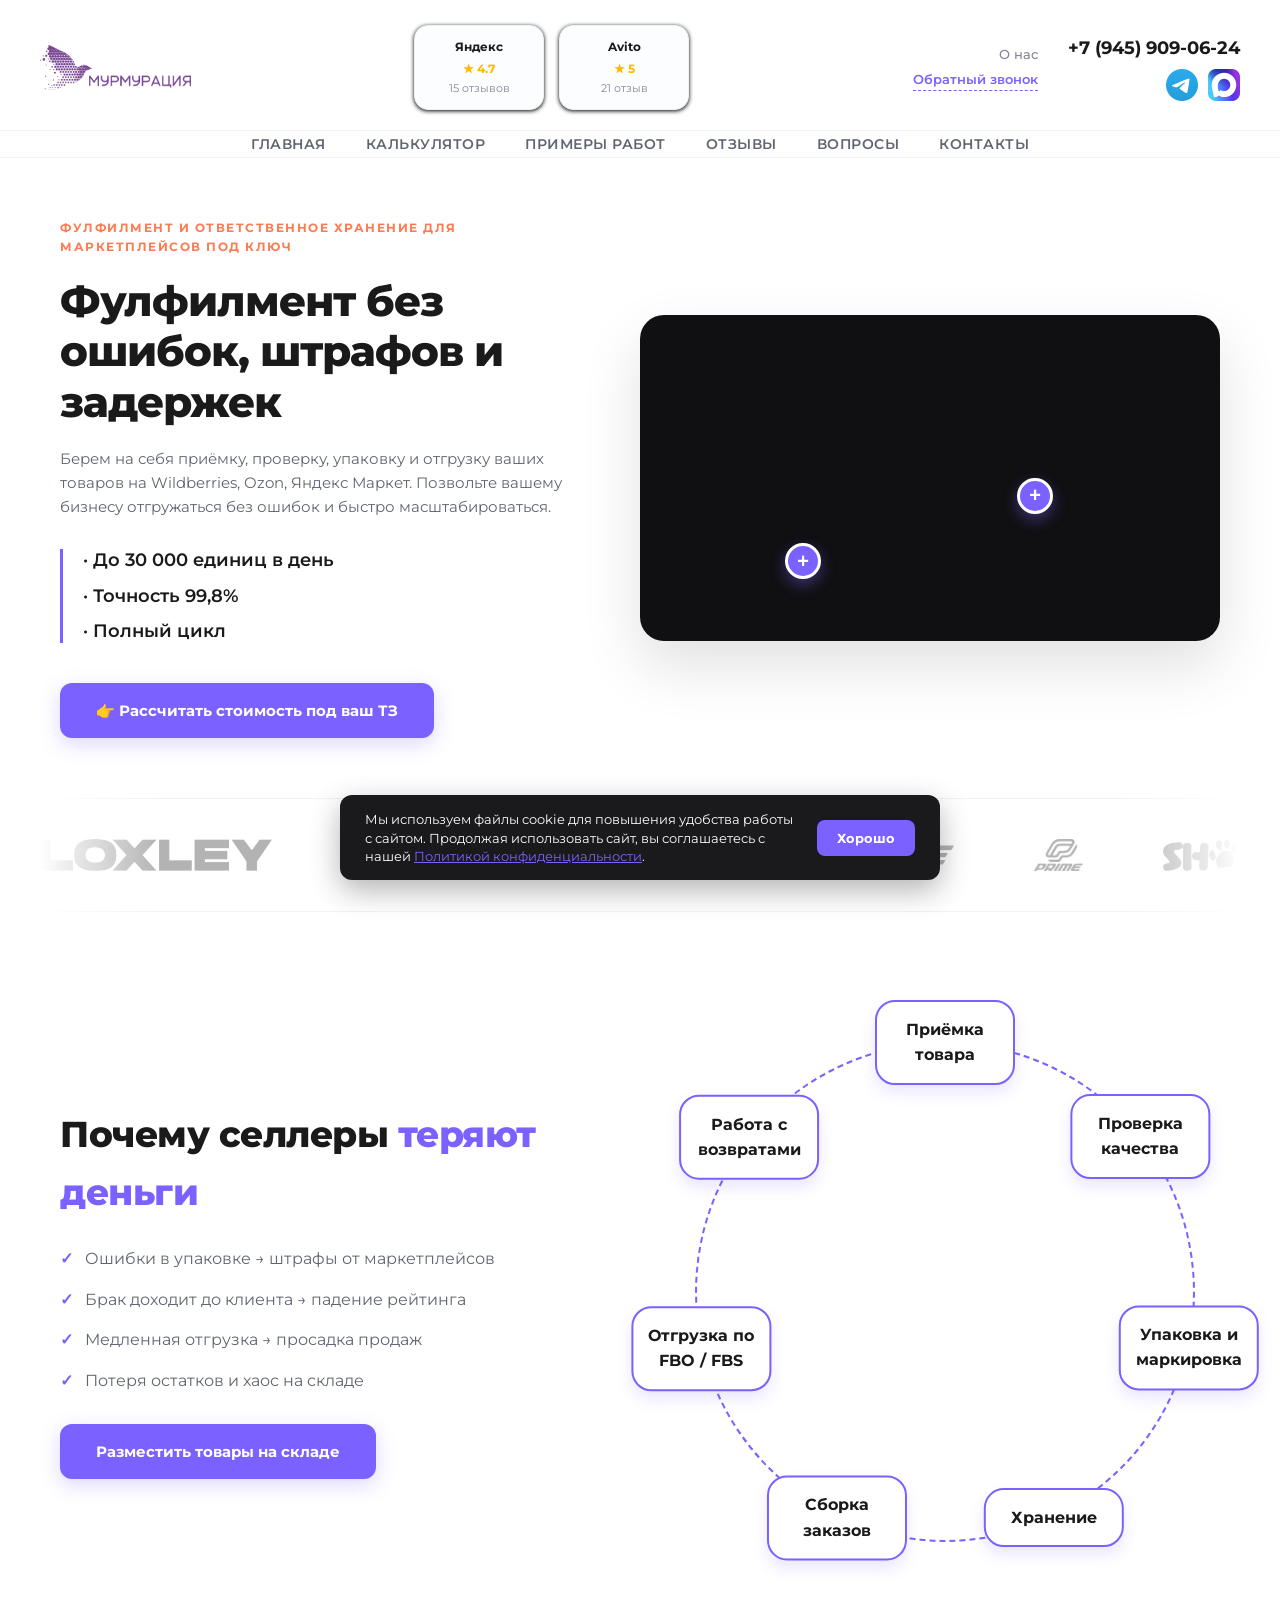
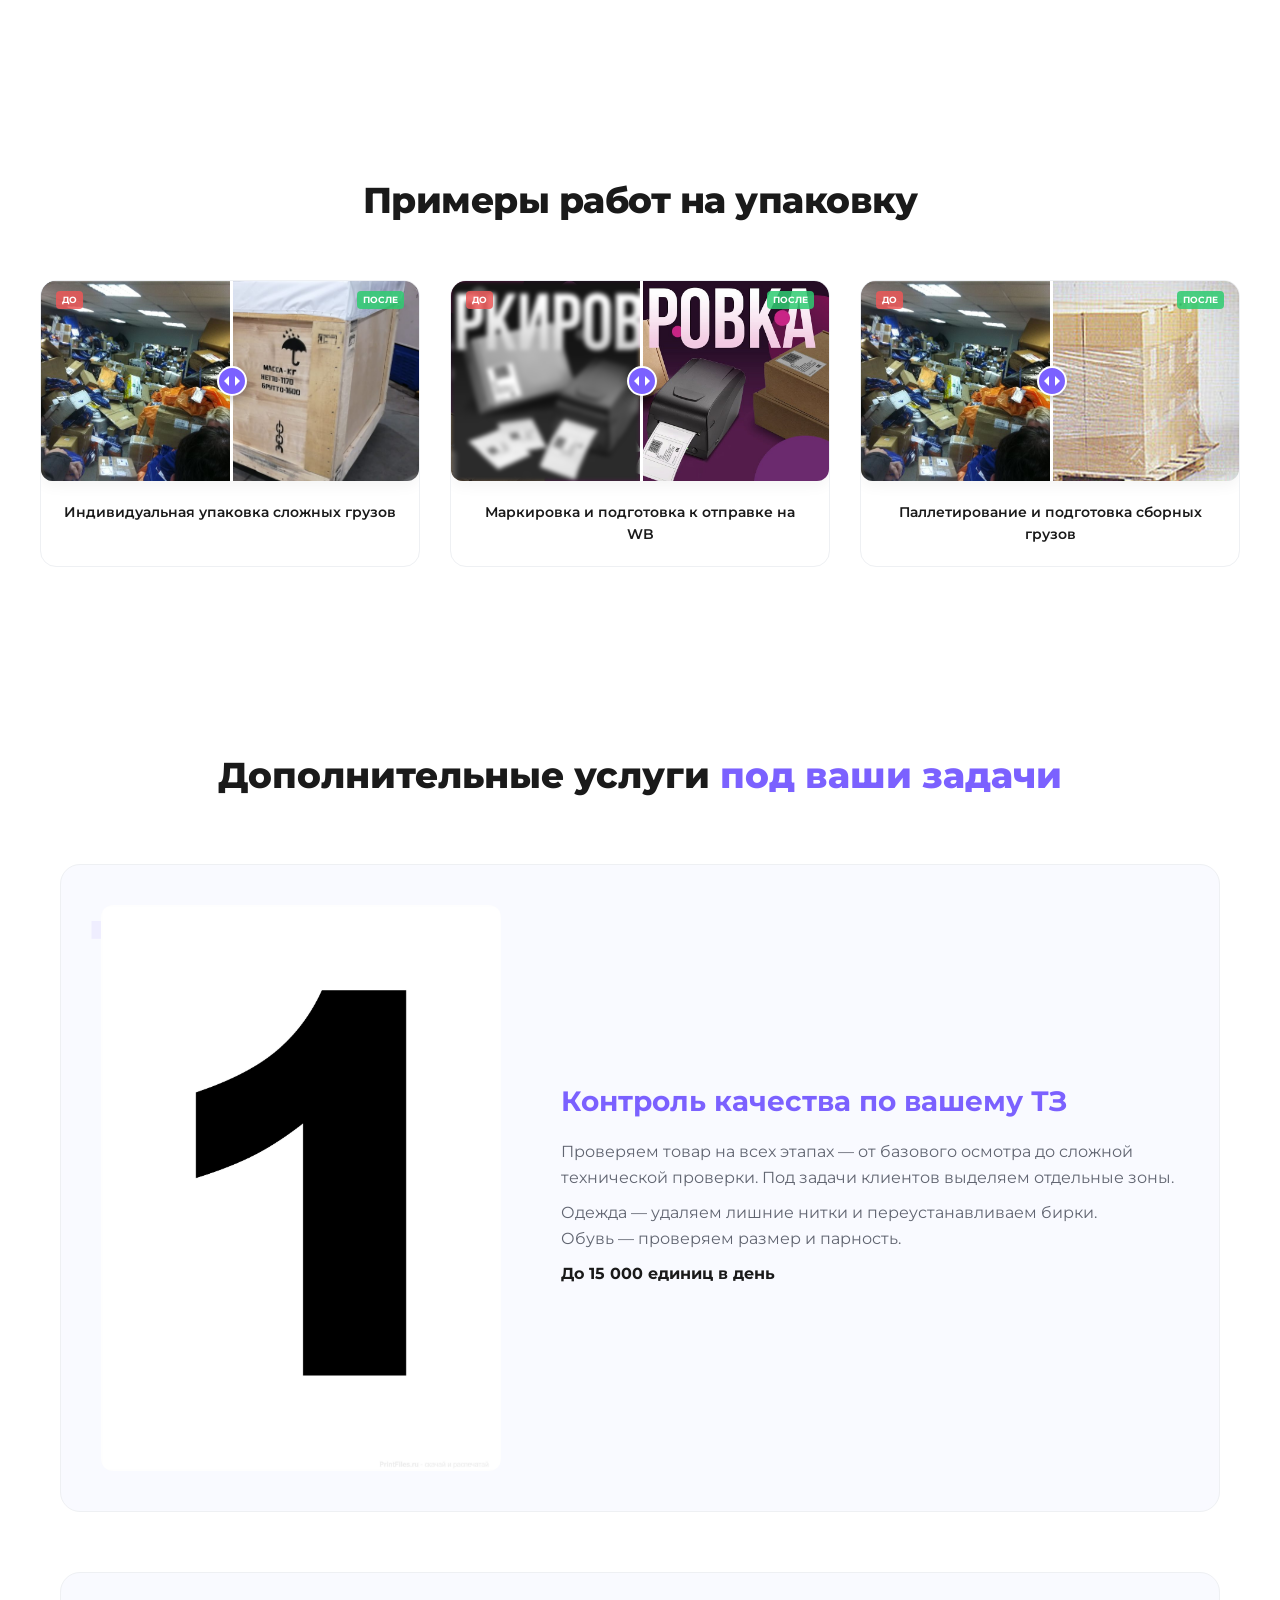
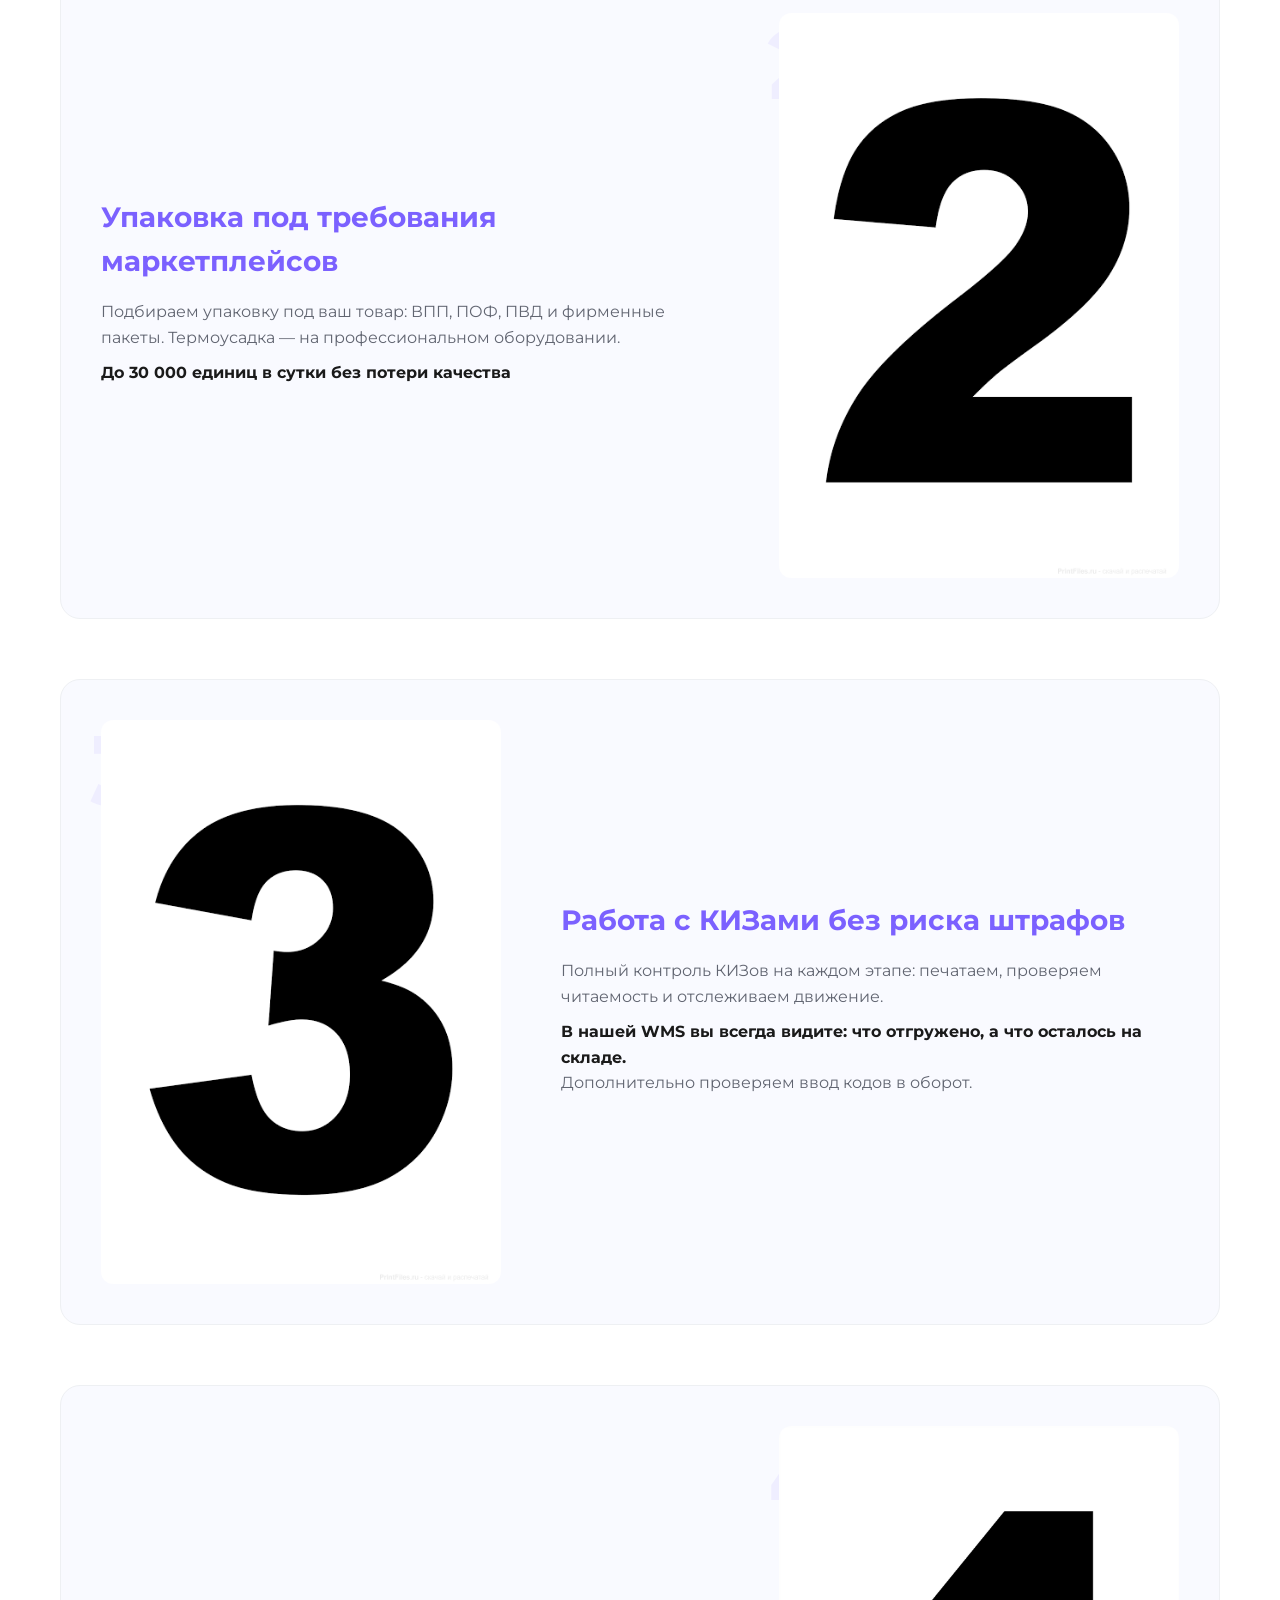
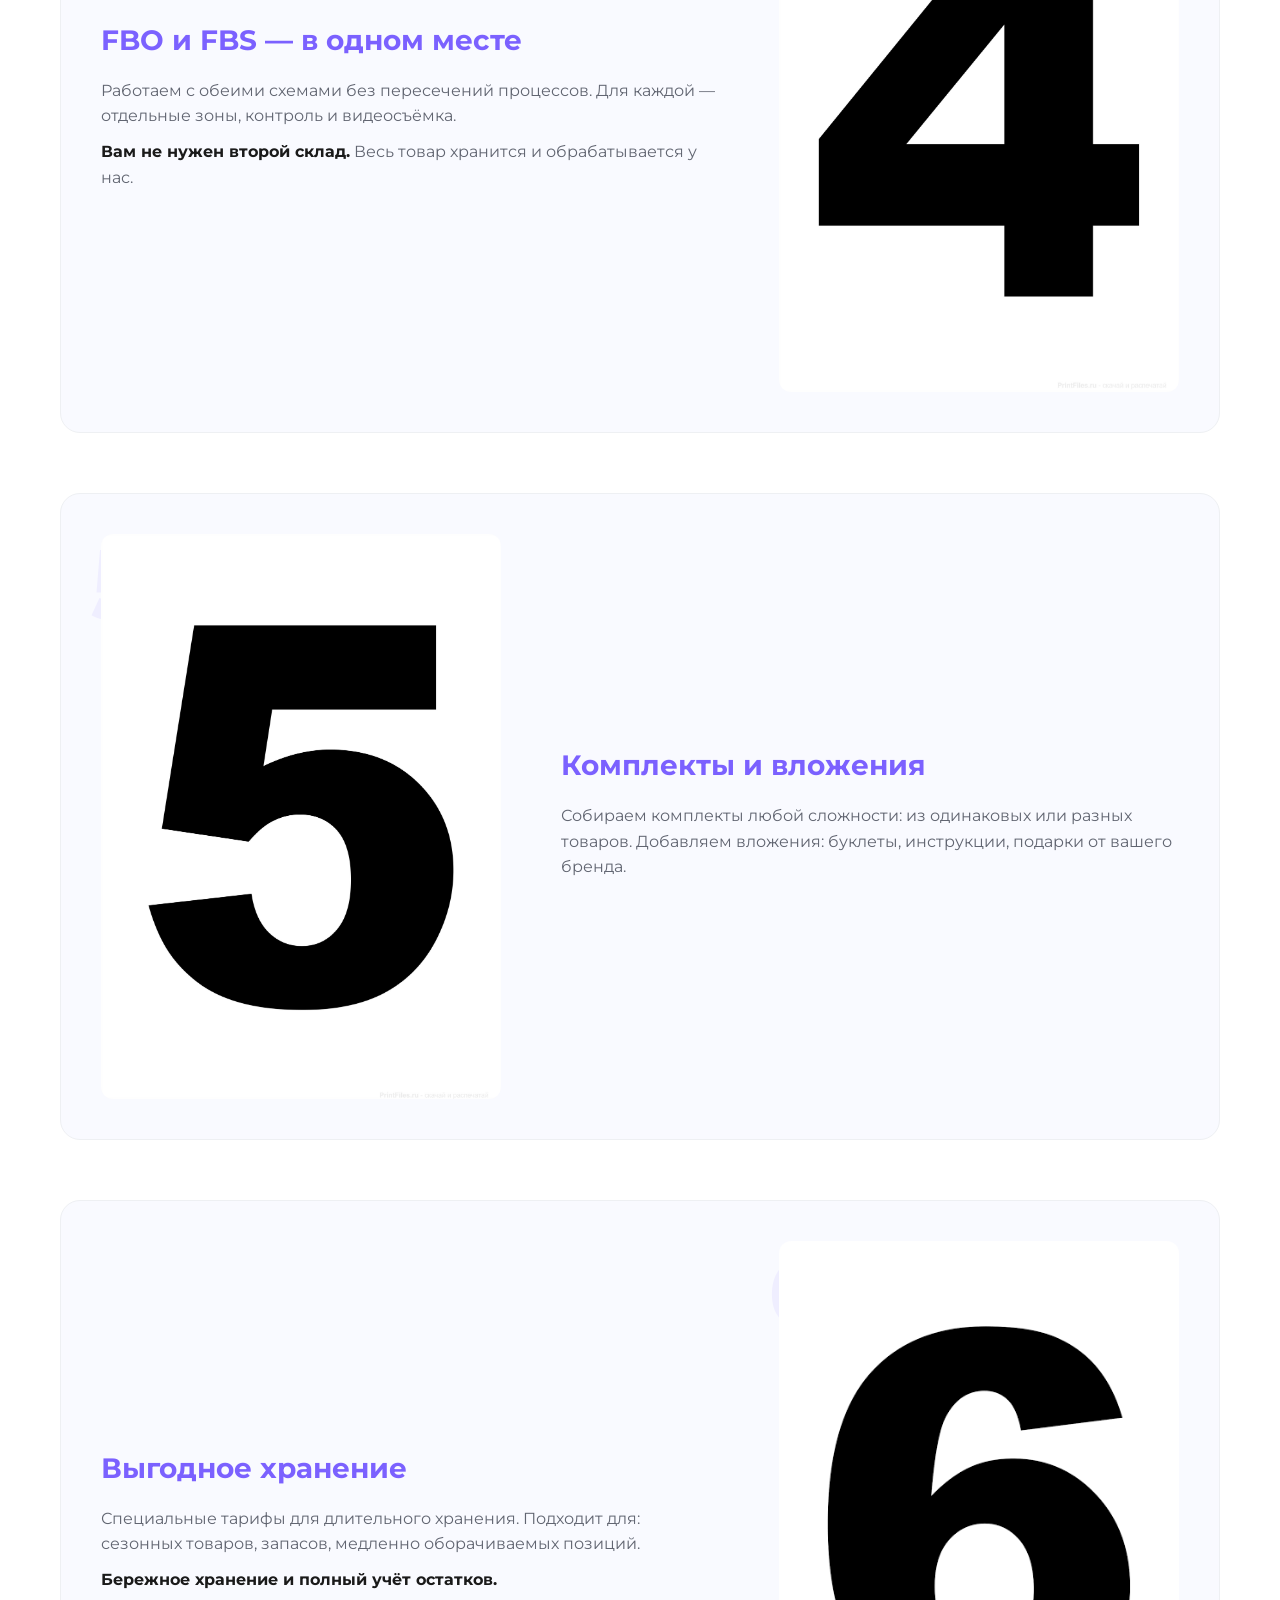
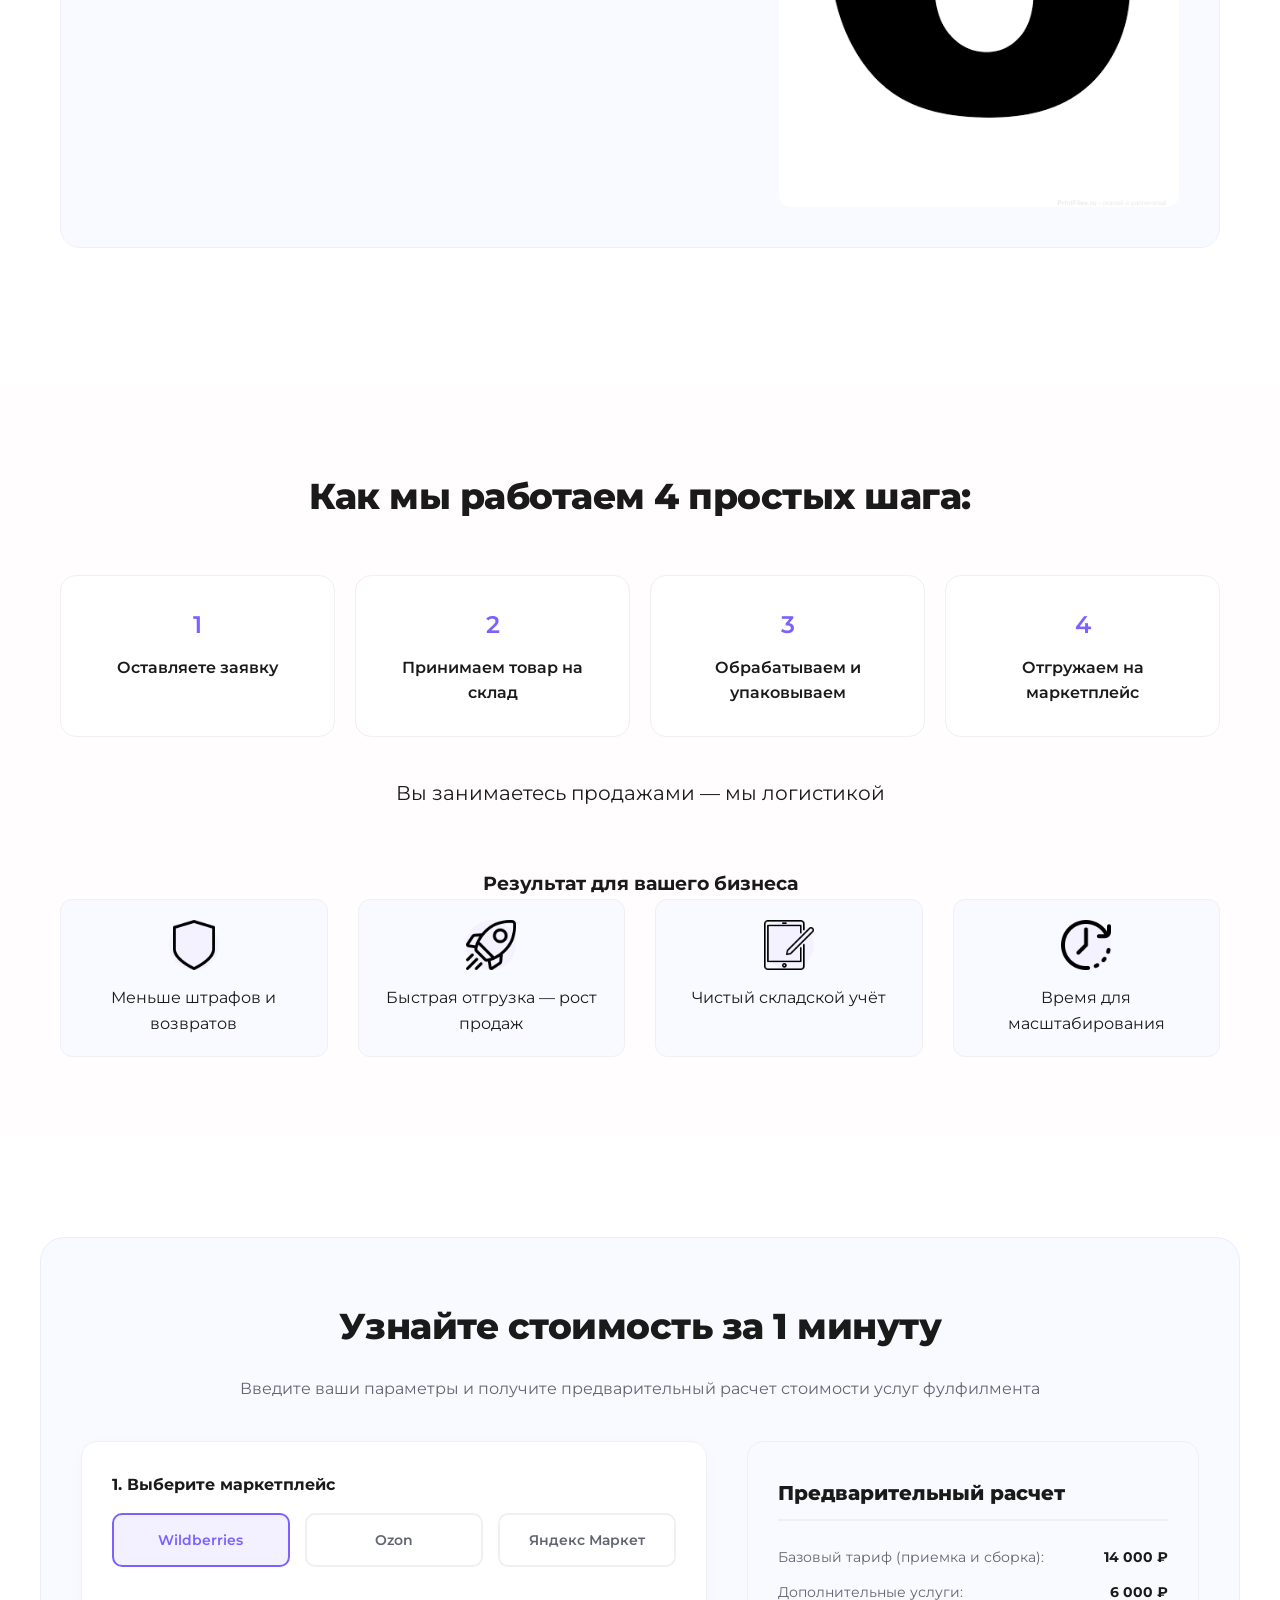
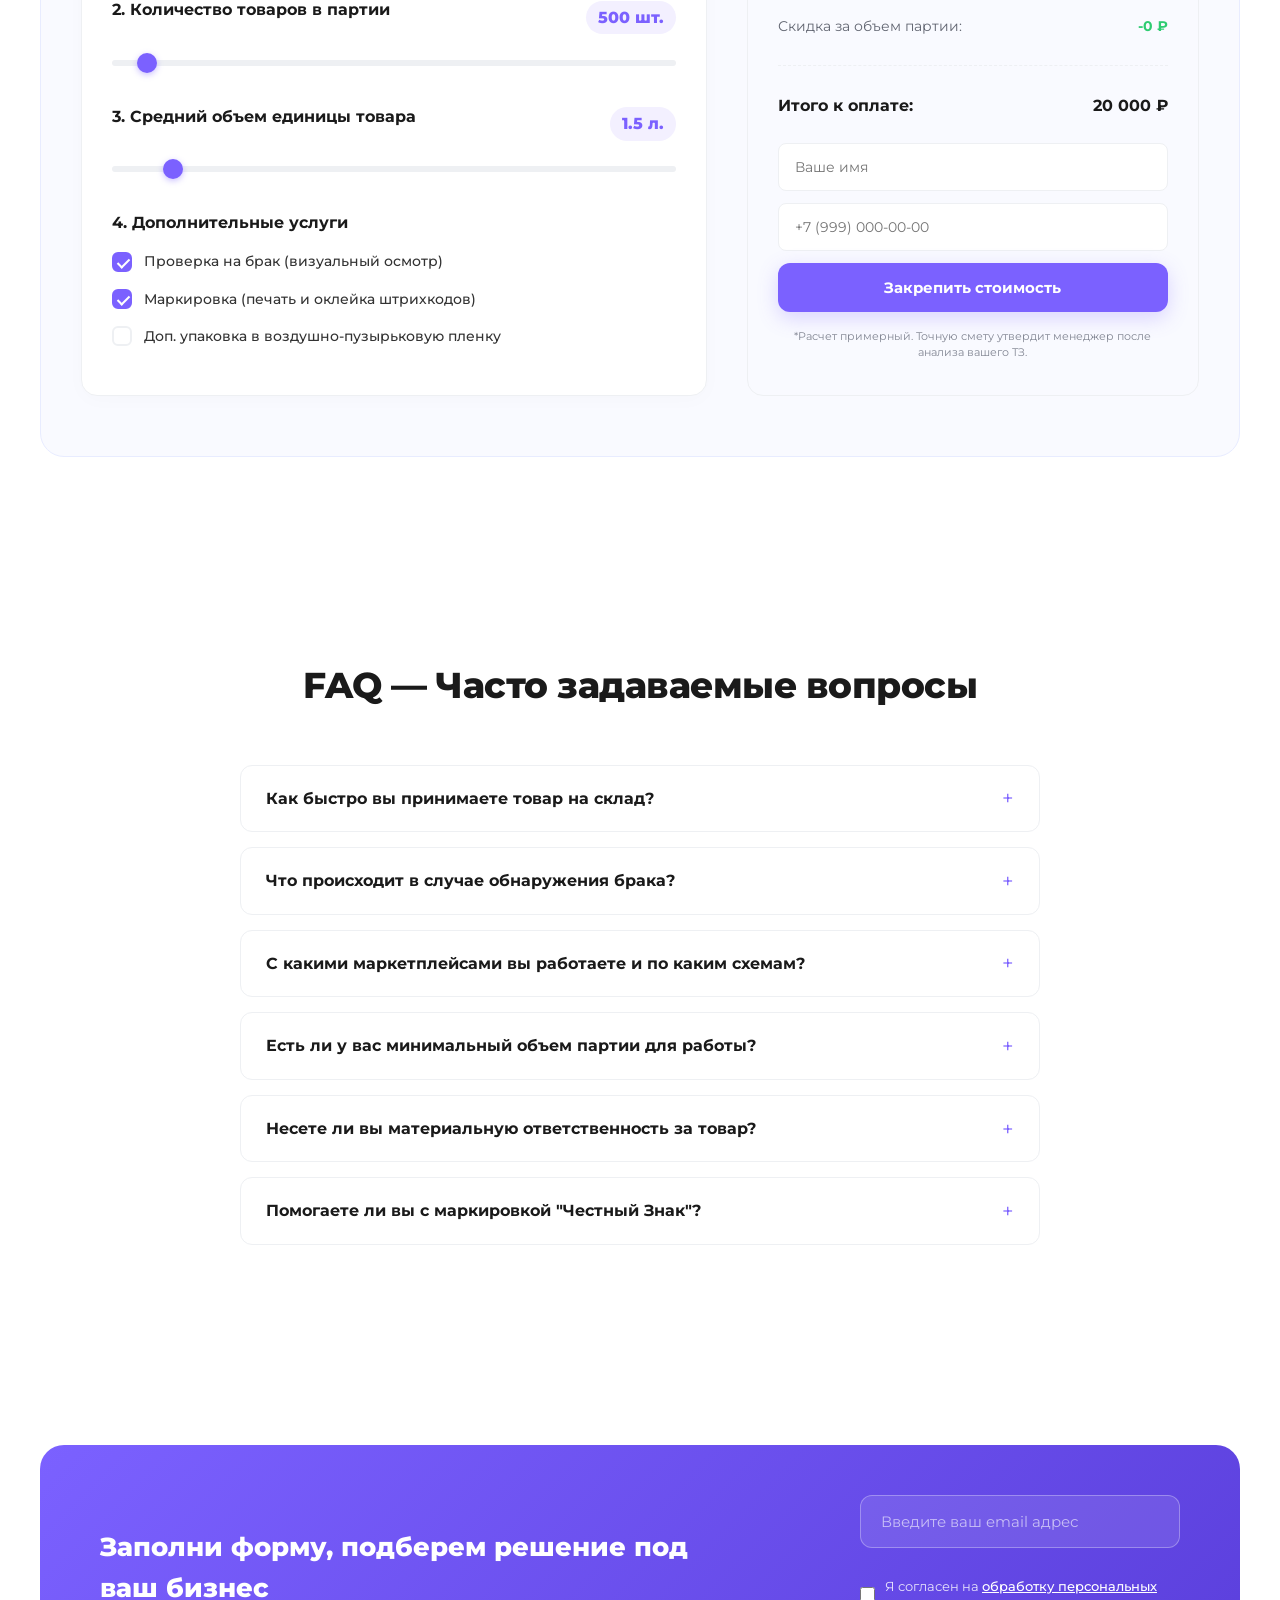
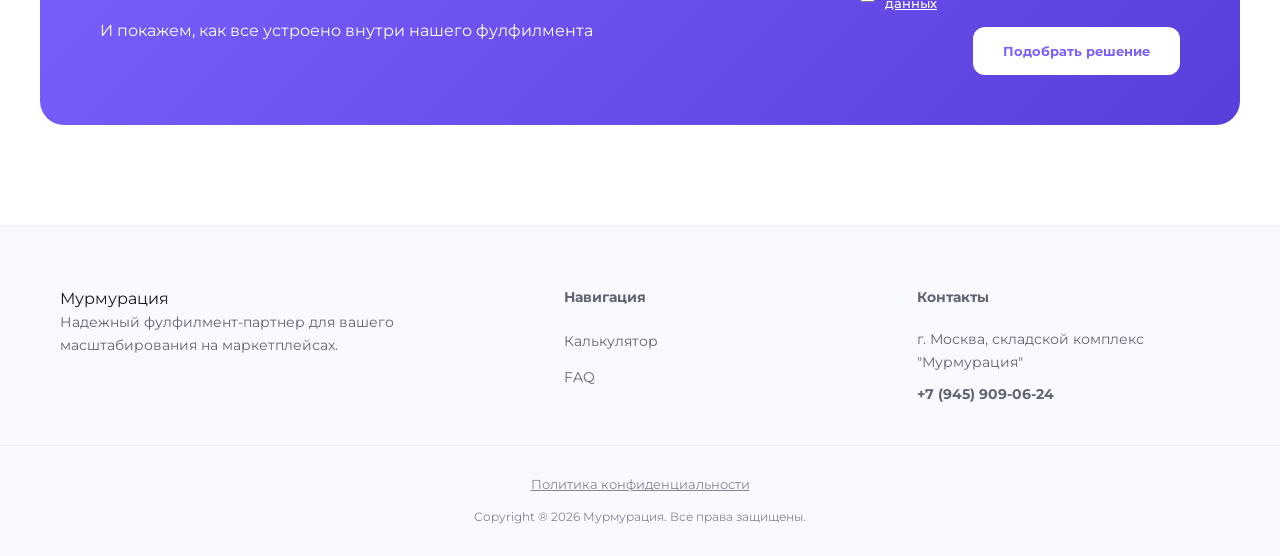
<file: index.html>
<!doctype html>
<html lang="ru">
  <head>
    <meta charset="UTF-8" />
    <meta name="viewport" content="width=device-width, initial-scale=1.0" />
    <meta name="color-scheme" content="light only" />
    <title>
      Мурмурация — Фулфилмент и ответственное хранение для маркетплейсов
    </title>
    <link rel="stylesheet" href="css/main.css" />
    <link rel="stylesheet" href="css/components/calculator-FAQ.css" />
    <link rel="stylesheet" href="css/components/header.css" />
    <link rel="stylesheet" href="css/components/slider.css" />
    <link rel="stylesheet" href="css/don't-touch/bugabuga.css" />
    <link rel="icon" type="image/png" href="img/company-logos/icon.png" />
  </head>
  <body>
    <div class="wrapper">
      <header>
        <div class="header-top container">
          <a href="./" class="logo">
            <img
              src="img/company-logos/logo.png"
              alt="Мурмурация — фулфилмент под ключ"
            />
          </a>

          <div class="rating-widgets">
            <a
              href="https://yandex.ru/maps/-/CPHtiZzV"
              target="_blank"
              class="rating-box yandex-box"
            >
              <span class="box-title">Яндекс</span>
              <span class="rating" id="live-ya-rating">★ 4.7</span>
              <span class="reviews" id="live-ya-reviews">15 отзывов</span>
            </a>

            <a
              href="https://www.avito.ru/brands/3095c1716e81c2f594d4e2ca49f57278"
              target="_blank"
              class="rating-box avito-box"
            >
              <span class="box-title">Avito</span>
              <span class="rating" id="live-avito-rating">★ 5</span>
              <span class="reviews" id="live-avito-reviews">21 отзыв</span>
            </a>
          </div>

          <div class="header-contacts">
            <div class="callback-links">
              <a href="about.html">О нас</a>
              <a href="#call-modal" class="callback-trigger">Обратный звонок</a>
            </div>
            <div class="phone-block">
              <a href="tel:+79459090624" class="phone-number"
                >+7 (945) 909-06-24</a
              >
              <div class="social-icons">
                <a href="#" target="_blank" rel="noopener">
                  <img
                    src="img/social-media/Telegram.png"
                    alt="Написать нам в Telegram"
                  />
                </a>
                <a href="#" target="_blank" rel="noopener">
                  <img
                    src="img/social-media/MAX.png"
                    alt="Написать нам в Макс"
                  />
                </a>
              </div>
            </div>
          </div>
        </div>
        <button
          class="burger-menu-btn"
          onclick="toggleMobileMenu()"
          aria-label="Меню"
        >
          <span></span>
          <span></span>
          <span></span>
        </button>
        <nav class="header-nav">
          <ul>
            <li><a href="./">Главная</a></li>
            <li><a href="./#calculator">Калькулятор</a></li>
            <li><a href="./#examples">Примеры работ</a></li>
            <li><a href="reviews.html">Отзывы</a></li>
            <li><a href="./#faq">Вопросы</a></li>
            <li><a href="contact.html">Контакты</a></li>
            <li class="mobile-only"><a href="about.html">О нас</a></li>
          </ul>
        </nav>
      </header>

      <main>
        <section class="hero-advanced-section">
          <div class="container hero-layout-wrapper">
            <div class="hero-text-side">
              <p class="hero-tagline">
                ФУЛФИЛМЕНТ И ОТВЕТСТВЕННОЕ ХРАНЕНИЕ ДЛЯ МАРКЕТПЛЕЙСОВ ПОД КЛЮЧ
              </p>
              <h1 class="hero-title">
                Фулфилмент без ошибок, штрафов и задержек
              </h1>
              <p class="hero-text-p">
                Берем на себя приёмку, проверку, упаковку и отгрузку ваших
                товаров на Wildberries, Ozon, Яндекс Маркет. Позвольте вашему
                бизнесу отгружаться без ошибок и быстро масштабироваться.
              </p>

              <div class="hero-stats">
                <div class="stat-item-phrase">· До 30 000 единиц в день</div>
                <div class="stat-item-phrase">· Точность 99,8%</div>
                <div class="stat-item-phrase">· Полный цикл</div>
              </div>

              <button class="btn-main" onclick="ScrollToCalc()">
                👉 Рассчитать стоимость под ваш ТЗ
              </button>
            </div>

            <div class="hero-interactive-side">
              <div id="viewport" class="map-viewport-clean">
                <div id="heroContainer" class="map-container-clean">
                  <video
                    autoplay
                    loop
                    muted
                    playsinline
                    disablePictureInPicture
                    class="map-video-element"
                  >
                    <source
                      src="vid/animate_this_isometric_3D_cityscape_scene._Make_the_city_feel_alive_and_bustling_at_night._Miniature_seed4258162185.mp4"
                      type="video/mp4"
                    />
                  </video>

                  <div class="map-point" style="top: 70%; left: 25%">
                    <button
                      class="point-trigger"
                      onclick="openArtModal('modal-gate', event)"
                    >
                      +
                    </button>
                  </div>

                  <div class="map-point" style="top: 50%; left: 65%">
                    <button
                      class="point-trigger"
                      onclick="openArtModal('modal-park', event)"
                    >
                      +
                    </button>
                  </div>
                </div>
              </div>
            </div>
          </div>
        </section>

        <!-- Карусель -->
        <!-- TODO Сюды надо добавить ссылки на партеров -->
        <div class="partners-carousel container">
          <div class="logos-track">
            <div class="logos-group">
              <img src="img/partner-logos/LOXLEY.png" alt="LOXLEY" />
              <img src="img/partner-logos/Luckyboo.png" alt="Luckyboo" />
              <img src="img/partner-logos/Only vert.png" alt="Only vert" />
              <img src="img/partner-logos/Ping&up.png" alt="Ping&up" />
              <img src="img/partner-logos/Prime g.png" alt="Prime g" />
              <img src="img/partner-logos/Prime.png" alt="Prime" />
              <img src="img/partner-logos/Shoker.png" alt="Shoker" />
              <img src="img/partner-logos/SKIFREE.png" alt="SKIFREE" />
              <img src="img/partner-logos/Terro-black-g.png" alt="" />
              <img src="img/partner-logos/Terro-black.png" alt="" />
              <img src="img/partner-logos/Terro-white-g.png" alt="" />
              <img src="img/partner-logos/Terro-white.png" alt="" />
            </div>

            <div class="logos-group" aria-hidden="true">
              <img src="img/partner-logos/LOXLEY.png" alt="LOXLEY" />
              <img src="img/partner-logos/Luckyboo.png" alt="Luckyboo" />
              <img src="img/partner-logos/Only vert.png" alt="Only vert" />
              <img src="img/partner-logos/Ping&up.png" alt="Ping&up" />
              <img src="img/partner-logos/Prime g.png" alt="Prime g" />
              <img src="img/partner-logos/Prime.png" alt="Prime" />
              <img src="img/partner-logos/Shoker.png" alt="Shoker" />
              <img src="img/partner-logos/SKIFREE.png" alt="SKIFREE" />
              <img src="img/partner-logos/Terro-black-g.png" alt=" g" />
              <img src="img/partner-logos/Terro-black.png" alt="" />
              <img src="img/partner-logos/Terro-white-g.png" alt="" />
              <img src="img/partner-logos/Terro-white.png" alt="" />
            </div>
          </div>
        </div>
        <!-- TODO Поправить эту залупу и переписать по человеческий -->
        <section class="trust-section">
          <div class="container trust-grid">
            <div class="trust-content">
              <h2 class="trust-title">
                Почему селлеры <span class="highlight">теряют деньги</span>
              </h2>
              <ul class="trust-features">
                <li>Ошибки в упаковке → штрафы от маркетплейсов</li>
                <li>Брак доходит до клиента → падение рейтинга</li>
                <li>Медленная отгрузка → просадка продаж</li>
                <li>Потеря остатков и хаос на складе</li>
              </ul>
              <button class="btn-primary-custom open-modal-btn">
                Разместить товары на складе
              </button>
            </div>

            <div class="process-flow">
              <div class="step">Приёмка товара</div>
              <div class="step">Проверка качества</div>
              <div class="step">Упаковка и маркировка</div>
              <div class="step">Хранение</div>
              <div class="step">Сборка заказов</div>
              <div class="step">Отгрузка по FBO / FBS</div>
              <div class="step">Работа с возвратами</div>
            </div>
          </div>
        </section>
        <section id="examples" class="container section-padding">
          <h2 class="section-title">Примеры работ на упаковку</h2>

          <div class="grid-3-columns">
            <div class="work-card slider-card">
              <div class="before-after-slider">
                <div class="slider-img img-after">
                  <img
                    src="img/packaging-examples/Whole-box.jpg"
                    alt="После упаковки"
                  />
                  <span class="slider-badge badge-after">После</span>
                </div>
                <div class="slider-img img-before">
                  <img
                    src="img/packaging-examples/mess.jpg"
                    alt="До упаковки"
                  />
                  <span class="slider-badge badge-before">До</span>
                </div>
                <input
                  type="range"
                  min="0"
                  max="100"
                  value="50"
                  class="slider-range"
                  aria-label="Разделитель до и после"
                />
                <div class="slider-line">
                  <div class="slider-button">
                    <svg
                      width="16"
                      height="10"
                      viewBox="0 0 16 10"
                      fill="none"
                      xmlns="http://www.w3.org/2000/svg"
                    >
                      <path d="M0 5L5 0V10L0 5Z" fill="white"></path>
                      <path d="M16 5L11 0V10L16 5Z" fill="white"></path>
                    </svg>
                  </div>
                </div>
              </div>
              <p>Индивидуальная упаковка сложных грузов</p>
            </div>

            <div class="work-card slider-card">
              <div class="before-after-slider">
                <div class="slider-img img-after">
                  <img
                    src="img/packaging-examples/maxresdefault.jpg"
                    alt="После маркировки"
                  />
                  <span class="slider-badge badge-after">После</span>
                </div>
                <div class="slider-img img-before">
                  <img
                    src="img/packaging-examples/maxresdefault.jpg"
                    style="filter: grayscale(100%) blur(2px)"
                    alt="До маркировки"
                  />
                  <span class="slider-badge badge-before">До</span>
                </div>
                <input
                  type="range"
                  min="0"
                  max="100"
                  value="50"
                  class="slider-range"
                  aria-label="Разделитель до и после"
                />
                <div class="slider-line">
                  <div class="slider-button">
                    <svg
                      width="16"
                      height="10"
                      viewBox="0 0 16 10"
                      fill="none"
                      xmlns="http://www.w3.org/2000/svg"
                    >
                      <path d="M0 5L5 0V10L0 5Z" fill="white"></path>
                      <path d="M16 5L11 0V10L16 5Z" fill="white"></path>
                    </svg>
                  </div>
                </div>
              </div>
              <p>Маркировка и подготовка к отправке на WB</p>
            </div>

            <div class="work-card slider-card">
              <div class="before-after-slider">
                <div class="slider-img img-after">
                  <img
                    src="img/packaging-examples/348390727.jfif"
                    alt="После паллетирования"
                  />
                  <span class="slider-badge badge-after">После</span>
                </div>
                <div class="slider-img img-before">
                  <img
                    src="img/packaging-examples/mess.jpg"
                    alt="До паллетирования"
                  />
                  <span class="slider-badge badge-before">До</span>
                </div>
                <input
                  type="range"
                  min="0"
                  max="100"
                  value="50"
                  class="slider-range"
                  aria-label="Разделитель до и после"
                />
                <div class="slider-line">
                  <div class="slider-button">
                    <svg
                      width="16"
                      height="10"
                      viewBox="0 0 16 10"
                      fill="none"
                      xmlns="http://www.w3.org/2000/svg"
                    >
                      <path d="M0 5L5 0V10L0 5Z" fill="white"></path>
                      <path d="M16 5L11 0V10L16 5Z" fill="white"></path>
                    </svg>
                  </div>
                </div>
              </div>
              <p>Паллетирование и подготовка сборных грузов</p>
            </div>
          </div>
        </section>

        <!-- TODO потом глянуть че это за залупа и если что поправить -->
        <section class="services" id="services">
          <div class="container">
            <h2 class="text-center mb-5">
              Дополнительные услуги
              <span class="gradient-text">под ваши задачи</span>
            </h2>

            <div class="service-item">
              <div class="service-content">
                <h3 class="service-title">Контроль качества по вашему ТЗ</h3>
                <p class="text-secondary">
                  Проверяем товар на всех этапах — от базового осмотра до
                  сложной технической проверки. Под задачи клиентов выделяем
                  отдельные зоны.
                </p>
                <p class="text-secondary">
                  Одежда — удаляем лишние нитки и переустанавливаем бирки.<br />Обувь
                  — проверяем размер и парность.
                </p>
                <p class="text-secondary mb-3">
                  <strong>До 15 000 единиц в день</strong>
                </p>
              </div>
              <div class="service-image">
                <span class="service-number">1</span>
                <img
                  src="img/additional-services/1.jpg"
                  alt="Контроль качества"
                />
              </div>
            </div>

            <div class="service-item">
              <div class="service-content">
                <h3 class="service-title">
                  Упаковка под требования маркетплейсов
                </h3>
                <p class="text-secondary">
                  Подбираем упаковку под ваш товар: ВПП, ПОФ, ПВД и фирменные
                  пакеты. Термоусадка — на профессиональном оборудовании.
                </p>
                <p class="text-secondary mb-3">
                  <strong>До 30 000 единиц в сутки без потери качества</strong>
                </p>
              </div>
              <div class="service-image">
                <span class="service-number">2</span>
                <img
                  src="img/additional-services/2.png"
                  alt="Упаковка товаров"
                />
              </div>
            </div>

            <div class="service-item">
              <div class="service-content">
                <h3 class="service-title">Работа с КИЗами без риска штрафов</h3>
                <p class="text-secondary">
                  Полный контроль КИЗов на каждом этапе: печатаем, проверяем
                  читаемость и отслеживаем движение.
                </p>
                <p class="text-secondary mb-3">
                  <strong
                    >В нашей WMS вы всегда видите: что отгружено, а что осталось
                    на складе.</strong
                  ><br />Дополнительно проверяем ввод кодов в оборот.
                </p>
              </div>
              <div class="service-image">
                <span class="service-number">3</span>
                <img
                  src="img/additional-services/3.png"
                  alt="Работа с КИЗами"
                />
              </div>
            </div>

            <div class="service-item">
              <div class="service-content">
                <h3 class="service-title">FBO и FBS — в одном месте</h3>
                <p class="text-secondary">
                  Работаем с обеими схемами без пересечений процессов. Для
                  каждой — отдельные зоны, контроль и видеосъёмка.
                </p>
                <p class="text-secondary mb-3">
                  <strong>Вам не нужен второй склад.</strong> Весь товар
                  хранится и обрабатывается у нас.
                </p>
              </div>
              <div class="service-image">
                <span class="service-number">4</span>
                <img src="img/additional-services/4.jpg" alt="FBO и FBS" />
              </div>
            </div>

            <div class="service-item">
              <div class="service-content">
                <h3 class="service-title">Комплекты и вложения</h3>
                <p class="text-secondary">
                  Собираем комплекты любой сложности: из одинаковых или разных
                  товаров. Добавляем вложения: буклеты, инструкции, подарки от
                  вашего бренда.
                </p>
              </div>
              <div class="service-image">
                <span class="service-number">5</span>
                <img
                  src="img/additional-services/5.jpg"
                  alt="Комплекты с вложениями"
                />
              </div>
            </div>

            <div class="service-item">
              <div class="service-content">
                <h3 class="service-title">Выгодное хранение</h3>
                <p class="text-secondary">
                  Специальные тарифы для длительного хранения. Подходит для:
                  сезонных товаров, запасов, медленно оборачиваемых позиций.
                </p>
                <p class="text-secondary mb-3">
                  <strong>Бережное хранение и полный учёт остатков.</strong>
                </p>
              </div>
              <div class="service-image">
                <span class="service-number">6</span>
                <img
                  src="img/additional-services/6.png"
                  alt="Выгодное хранение"
                />
              </div>
            </div>
          </div>
        </section>
        <section class="about" id="about">
          <div class="container">
            <h2 class="section-title">
              Как мы работаем <span class="gradient-text">4 простых шага:</span>
            </h2>

            <div class="steps-container">
              <div class="step-card"><span>1</span> Оставляете заявку</div>
              <div class="step-card">
                <span>2</span> Принимаем товар на склад
              </div>
              <div class="step-card">
                <span>3</span> Обрабатываем и упаковываем
              </div>
              <div class="step-card">
                <span>4</span> Отгружаем на маркетплейс
              </div>
            </div>

            <p class="slogan">Вы занимаетесь продажами — мы логистикой</p>

            <h3 class="results-title">Результат для вашего бизнеса</h3>
            <div class="stats-row">
              <div class="stat-item">
                <div class="stat-icon">
                  <img src="img/ico/shield.png" alt="Штрафы" />
                </div>
                <p>Меньше штрафов и возвратов</p>
              </div>
              <div class="stat-item">
                <div class="stat-icon">
                  <img src="img/ico/shuttle.png" alt="Рост" />
                </div>
                <p>Быстрая отгрузка — рост продаж</p>
              </div>
              <div class="stat-item">
                <div class="stat-icon">
                  <img src="img/ico/tablet.png" alt="Учет" />
                </div>
                <p>Чистый складской учёт</p>
              </div>
              <div class="stat-item">
                <div class="stat-icon">
                  <img src="img/ico/wall-clock.png" alt="Время" />
                </div>
                <p>Время для масштабирования</p>
              </div>
            </div>
          </div>
        </section>
        <section id="calculator" class="container section-padding">
          <div class="calc-block">
            <h2 class="section-title">Узнайте стоимость за 1 минуту</h2>
            <p class="calc-subtitle">
              Введите ваши параметры и получите предварительный расчет стоимости
              услуг фулфилмента
            </p>

            <div class="calc-wrapper">
              <div class="calc-settings">
                <div class="calc-group">
                  <label class="calc-label">1. Выберите маркетплейс</label>
                  <div class="marketplace-options">
                    <label class="market-option active">
                      <input
                        type="radio"
                        name="marketplace"
                        value="wb"
                        checked
                      />
                      <span>Wildberries</span>
                    </label>
                    <label class="market-option">
                      <input type="radio" name="marketplace" value="ozon" />
                      <span>Ozon</span>
                    </label>
                    <label class="market-option">
                      <input type="radio" name="marketplace" value="yandex" />
                      <span>Яндекс Маркет</span>
                    </label>
                  </div>
                </div>

                <div class="calc-group">
                  <div class="calc-group-header">
                    <label class="calc-label"
                      >2. Количество товаров в партии</label
                    >
                    <span class="calc-counter-val"
                      ><span id="range-items-val">500</span> шт.</span
                    >
                  </div>
                  <input
                    type="range"
                    id="range-items"
                    min="50"
                    max="10000"
                    step="50"
                    value="500"
                    class="calc-range"
                  />
                </div>

                <div class="calc-group">
                  <div class="calc-group-header">
                    <label class="calc-label"
                      >3. Средний объем единицы товара</label
                    >
                    <span class="calc-counter-val"
                      ><span id="range-volume-val">1.5</span> л.</span
                    >
                  </div>
                  <input
                    type="range"
                    id="range-volume"
                    min="0.1"
                    max="15"
                    step="0.1"
                    value="1.5"
                    class="calc-range"
                  />
                </div>

                <div class="calc-group">
                  <label class="calc-label">4. Дополнительные услуги</label>
                  <div class="calc-checkboxes">
                    <label class="calc-checkbox-item">
                      <input type="checkbox" id="service-checking" checked />
                      <span class="checkbox-custom"></span>
                      <span class="checkbox-text"
                        >Проверка на брак (визуальный осмотр)</span
                      >
                    </label>
                    <label class="calc-checkbox-item">
                      <input type="checkbox" id="service-marking" checked />
                      <span class="checkbox-custom"></span>
                      <span class="checkbox-text"
                        >Маркировка (печать и оклейка штрихкодов)</span
                      >
                    </label>
                    <label class="calc-checkbox-item">
                      <input type="checkbox" id="service-bubble" />
                      <span class="checkbox-custom"></span>
                      <span class="checkbox-text"
                        >Доп. упаковка в воздушно-пузырьковую пленку</span
                      >
                    </label>
                  </div>
                </div>
              </div>

              <div class="calc-result-box">
                <div class="result-title">Предварительный расчет</div>

                <div class="result-rows">
                  <div class="result-row">
                    <span>Базовый тариф (приемка и сборка):</span>
                    <strong id="res-base">15 000 ₽</strong>
                  </div>
                  <div class="result-row">
                    <span>Дополнительные услуги:</span>
                    <strong id="res-services">3 500 ₽</strong>
                  </div>
                  <div class="result-row discount">
                    <span>Скидка за объем партии:</span>
                    <strong id="res-discount">-0 ₽</strong>
                  </div>
                  <hr class="calc-hr" />
                  <div class="result-total-row">
                    <span>Итого к оплате:</span>
                    <span class="total-price" id="res-total">18 500 ₽</span>
                  </div>
                </div>

                <form
                  class="calc-lead-form"
                  onsubmit="
                    event.preventDefault();
                    alert('Расчет отправлен менеджеру! Скоро с вами свяжутся.');
                  "
                >
                  <input
                    type="text"
                    placeholder="Ваше имя"
                    required
                    class="calc-input"
                  />
                  <input
                    type="tel"
                    placeholder="+7 (999) 000-00-00"
                    required
                    class="calc-input"
                  />
                  <button type="submit" class="btn-main calc-submit-btn">
                    Закрепить стоимость
                  </button>
                  <p class="calc-form-note">
                    *Расчет примерный. Точную смету утвердит менеджер после
                    анализа вашего ТЗ.
                  </p>
                </form>
              </div>
            </div>
          </div>
        </section>

        <section id="faq" class="container section-padding">
          <h2 class="section-title">FAQ — Часто задаваемые вопросы</h2>
          <div class="faq-list">
            <div class="faq-item">
              <div class="faq-question">
                <span>Как быстро вы принимаете товар на склад?</span>
                <span class="faq-toggle-icon">+</span>
              </div>
              <div class="faq-answer">
                <p>
                  Приемка и пересчет осуществляются в течение 24 часов с момента
                  прибытия груза на наш склад. Вы сразу получаете акт приемки со
                  всеми данными.
                </p>
              </div>
            </div>

            <div class="faq-item">
              <div class="faq-question">
                <span>Что происходит в случае обнаружения брака?</span>
                <span class="faq-toggle-icon">+</span>
              </div>
              <div class="faq-answer">
                <p>
                  Мы немедленно фиксируем брак на фото или видео и отправляем
                  отчет вам в мессенджеры (Telegram/WhatsApp). Такой товар
                  откладывается в отдельную зону карантина до ваших
                  распоряжений.
                </p>
              </div>
            </div>

            <div class="faq-item">
              <div class="faq-question">
                <span
                  >С какими маркетплейсами вы работаете и по каким схемам?</span
                >
                <span class="faq-toggle-icon">+</span>
              </div>
              <div class="faq-answer">
                <p>
                  Мы полностью упаковываем и доставляем товары на Wildberries,
                  Ozon и Яндекс Маркет. Работаем как по схеме FBO (отгрузка на
                  склад маркетплейса), так и по FBS (хранение у нас, сборка и
                  доставка под каждый заказ ежедневно).
                </p>
              </div>
            </div>

            <div class="faq-item">
              <div class="faq-question">
                <span>Есть ли у вас минимальный объем партии для работы?</span>
                <span class="faq-toggle-icon">+</span>
              </div>
              <div class="faq-answer">
                <p>
                  Мы работаем как с крупными брендами, так и с начинающими
                  селлерами. Минимальной партии нет — мы можем принять и
                  обработать тестовую партию даже от 10-50 единиц товара.
                </p>
              </div>
            </div>

            <div class="faq-item">
              <div class="faq-question">
                <span>Несете ли вы материальную ответственность за товар?</span>
                <span class="faq-toggle-icon">+</span>
              </div>
              <div class="faq-answer">
                <p>
                  Да, этот пункт жестко прописан в нашем договоре. Мы несем
                  полную материальную ответственность за сохранность вашего
                  товар с момента подписания акта приемки на нашем складе.
                </p>
              </div>
            </div>

            <div class="faq-item">
              <div class="faq-question">
                <span>Помогаете ли вы с маркировкой "Честный Знак"?</span>
                <span class="faq-toggle-icon">+</span>
              </div>
              <div class="faq-answer">
                <p>
                  Да, наши специалисты умеют работать со всеми категориями
                  подлежащими обязательной маркировке (одежда, текстиль, обувь и
                  т.д.). Вы передаете нам коды из личного кабинета, мы их
                  распечатываем, верифицируем сканерами и наносим строго по
                  правилам системы.
                </p>
              </div>
            </div>
          </div>
        </section>

        <section class="container section-padding">
          <div class="form-banner">
            <div class="form-text">
              <h3>Заполни форму, подберем решение под ваш бизнес</h3>
              <p>И покажем, как все устроено внутри нашего фулфилмента</p>
            </div>

            <div
              class="form-fields"
              style="flex-direction: column; align-items: flex-end"
            >
              <input
                type="email"
                id="userEmail"
                placeholder="Введите ваш email адрес"
              />

              <div class="privacy-agreement">
                <input
                  type="checkbox"
                  id="privacy-check"
                  name="privacy"
                  required
                />
                <label for="privacy-check">
                  Я согласен на
                  <a href="privacy-policy.html" target="_blank"
                    >обработку персональных данных</a
                  >
                </label>
              </div>

              <button onclick="ValidateBusinessEmail()">
                Подобрать решение
              </button>
            </div>
          </div>
        </section>
      </main>

      <footer>
        <div class="footer-blocks container">
          <div>
            <span class="logo">Мурмурация</span>
            <p>
              Надежный фулфилмент-партнер для вашего масштабирования на
              маркетплейсах.
            </p>
          </div>
          <div>
            <p class="footer-title">Навигация</p>
            <ul>
              <li><a href="#calculator">Калькулятор</a></li>
              <li><a href="#faq">FAQ</a></li>
            </ul>
          </div>
          <div>
            <p class="footer-title">Контакты</p>
            <p>г. Москва, складской комплекс "Мурмурация"</p>
            <p class="footer-phone">
              <a href="tel:+79459090624">+7 (945) 909-06-24</a>
            </p>
          </div>
        </div>
        <hr />
        <div
          class="footer-legal"
          style="text-align: center; margin-bottom: 10px"
        >
          <a
            href="privacy-policy.html"
            style="font-size: 13px; color: #828693; text-decoration: underline"
            >Политика конфиденциальности</a
          >
        </div>
        <p class="copyright">
          Copyright ® 2026 Мурмурация. Все права защищены.
        </p>
      </footer>
    </div>

    <div
      id="modal-gate"
      class="art-overlay"
      onclick="closeArtModal('modal-gate')"
    >
      <div class="art-modal-content" onclick="event.stopPropagation()">
        <button class="art-modal-close" onclick="closeArtModal('modal-gate')">
          &times;
        </button>
        <img
          src="img/hero-images/South-Gate.gif"
          alt="Складская зона Южные ворота"
        />
      </div>
    </div>

    <div
      id="modal-park"
      class="art-overlay"
      onclick="closeArtModal('modal-park')"
    >
      <div class="art-modal-content" onclick="event.stopPropagation()">
        <button class="art-modal-close" onclick="closeArtModal('modal-park')">
          &times;
        </button>
        <img
          src="img/hero-images/Sorting.gif"
          alt="Логистический Фулфилмент парк"
        />
      </div>
    </div>

    <div id="call-modal" class="modal-overlay">
      <div class="modal-content">
        <button class="modal-close" id="close-modal-btn">&times;</button>
        <h3>Заказать обратный звонок</h3>
        <p>
          Оставьте свои контакты, и наш менеджер свяжется с вами в течение 10
          минут.
        </p>

        <form id="modal-form">
          <input
            type="text"
            class="modal-input"
            placeholder="Ваше имя"
            required
          />
          <input
            type="tel"
            id="modal-phone"
            class="modal-input"
            placeholder="+7 (___) ___-__-__"
            required
          />

          <div class="modal-privacy">
            <input
              type="checkbox"
              id="modal-privacy-check"
              name="privacy"
              required
            />
            <label for="modal-privacy-check">
              Я согласен на
              <a href="privacy-policy.html" target="_blank"
                >обработку персональных данных</a
              >
            </label>
          </div>

          <button type="submit" class="modal-submit-btn">
            Перезвоните мне
          </button>
        </form>
      </div>
    </div>

    <div id="cookie-notice" class="cookie-banner">
      <p>
        Мы используем файлы cookie для повышения удобства работы с сайтом.
        Продолжая использовать сайт, вы соглашаетесь с нашей
        <a href="privacy-policy.html" target="_blank"
          >Политикой конфиденциальности</a
        >.
      </p>
      <button id="cookie-accept" class="cookie-btn">Хорошо</button>
    </div>

    <script src="JS/index.js" defer></script>
  </body>
</html>
</file>
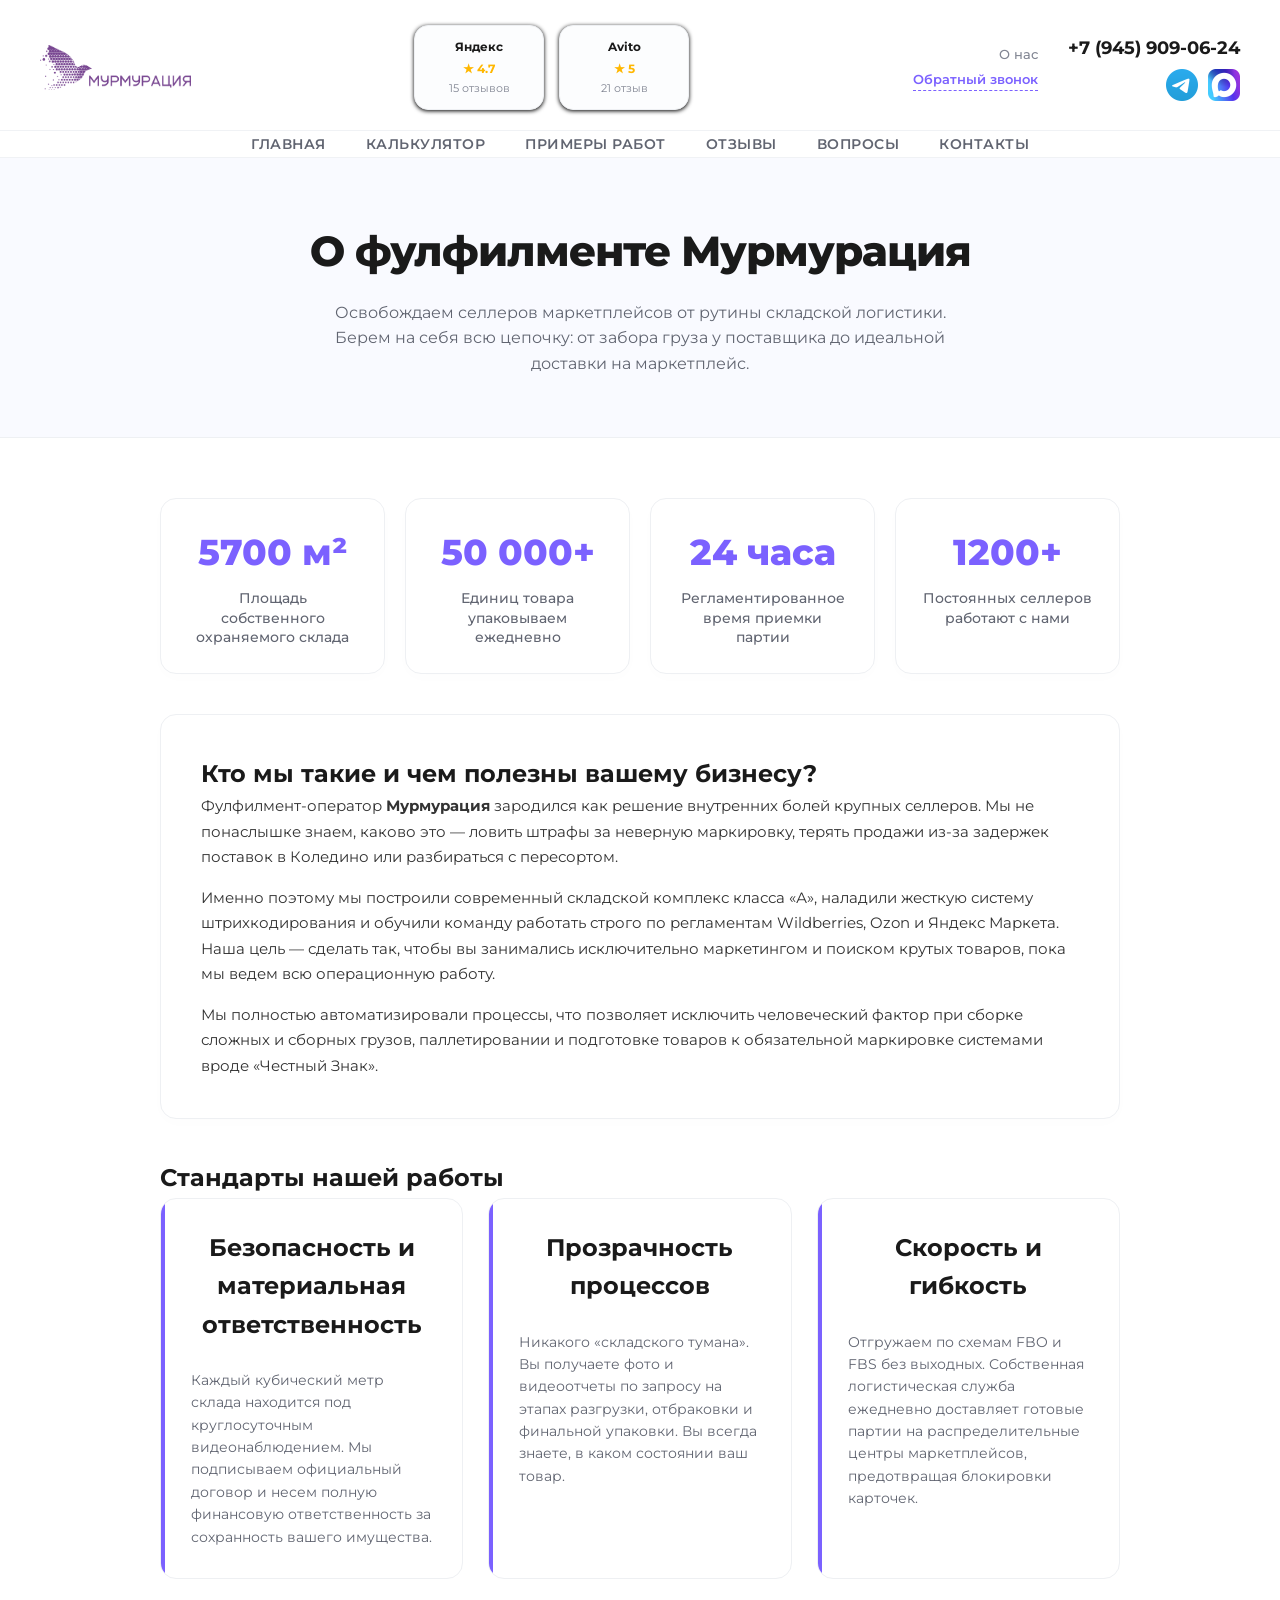
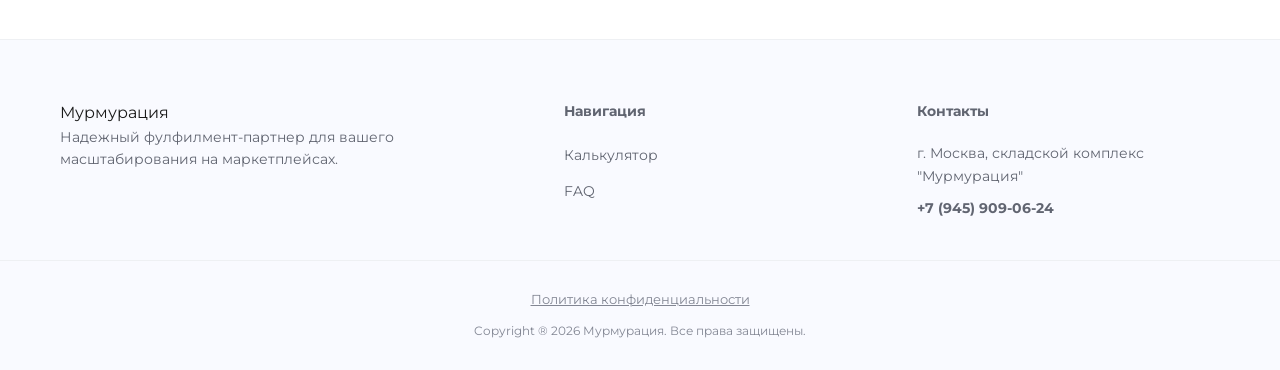
<file: about.html>
<!doctype html>
<html lang="ru">
  <head>
    <meta charset="UTF-8" />
    <meta name="viewport" content="width=device-width, initial-scale=1.0" />
    <meta name="color-scheme" content="light only" />
    <title>О компании — Мурмурация</title>
    <link rel="stylesheet" href="css/main.css" />
    <link rel="stylesheet" href="css/components/header.css" />
    <link rel="stylesheet" href="css/about.css" />
    <link rel="icon" type="image/png" href="img/company-logos/icon.png" />
  </head>
  <body>
    <div class="wrapper">
      <header>
        <div class="header-top container">
          <a href="./" class="logo">
            <img
              src="img/company-logos/logo.png"
              alt="Мурмурация — фулфилмент под ключ"
            />
          </a>

          <div class="rating-widgets">
            <a
              href="https://yandex.ru/maps/-/CPHtiZzV"
              target="_blank"
              class="rating-box yandex-box"
            >
              <span class="box-title">Яндекс</span>
              <span class="rating" id="live-ya-rating">★ 4.7</span>
              <span class="reviews" id="live-ya-reviews">15 отзывов</span>
            </a>
            <a
              href="https://www.avito.ru/brands/3095c1716e81c2f594d4e2ca49f57278"
              target="_blank"
              class="rating-box avito-box"
            >
              <span class="box-title">Avito</span>
              <span class="rating" id="live-avito-rating">★ 5</span>
              <span class="reviews" id="live-avito-reviews">21 отзыв</span>
            </a>
          </div>

          <div class="header-contacts">
            <div class="callback-links">
              <a href="about.html">О нас</a>
              <a href="#call-modal" class="callback-trigger">Обратный звонок</a>
            </div>
            <div class="phone-block">
              <a href="tel:+79459090624" class="phone-number"
                >+7 (945) 909-06-24</a
              >
              <div class="social-icons">
                <a href="#" target="_blank" rel="noopener">
                  <img
                    src="img/social-media/Telegram.png"
                    alt="Написать нам в Telegram"
                  />
                </a>
                <a href="#" target="_blank" rel="noopener">
                  <img
                    src="img/social-media/MAX.png"
                    alt="Написать нам в Макс"
                  />
                </a>
              </div>
            </div>
          </div>
        </div>
        <button
          class="burger-menu-btn"
          onclick="toggleMobileMenu()"
          aria-label="Меню"
        >
          <span></span>
          <span></span>
          <span></span>
        </button>
        <nav class="header-nav">
          <ul>
            <li><a href="./">Главная</a></li>
            <li><a href="./#calculator">Калькулятор</a></li>
            <li><a href="./#examples">Примеры работ</a></li>
            <li><a href="reviews.html">Отзывы</a></li>
            <li><a href="./#faq">Вопросы</a></li>
            <li><a href="contact.html">Контакты</a></li>
            <li class="mobile-only"><a href="about.html">О нас</a></li>
          </ul>
        </nav>
      </header>

      <main>
        <section class="about-hero">
          <div class="container">
            <h1>О фулфилменте Мурмурация</h1>
            <p>
              Освобождаем селлеров маркетплейсов от рутины складской логистики.
              Берем на себя всю цепочку: от забора груза у поставщика до
              идеальной доставки на маркетплейс.
            </p>
          </div>
        </section>

        <section class="container">
          <div class="about-container">
            <div class="about-stats-grid">
              <div class="stat-card">
                <div class="stat-number">5700 м²</div>
                <div class="stat-label">
                  Площадь собственного охраняемого склада
                </div>
              </div>
              <div class="stat-card">
                <div class="stat-number">50 000+</div>
                <div class="stat-label">
                  Единиц товара упаковываем ежедневно
                </div>
              </div>
              <div class="stat-card">
                <div class="stat-number">24 часа</div>
                <div class="stat-label">
                  Регламентированное время приемки партии
                </div>
              </div>
              <div class="stat-card">
                <div class="stat-number">1200+</div>
                <div class="stat-label">
                  Постоянных селлеров работают с нами
                </div>
              </div>
            </div>

            <div class="about-story-block">
              <h2>Кто мы такие и чем полезны вашему бизнесу?</h2>
              <p>
                Фулфилмент-оператор <strong>Мурмурация</strong> зародился как
                решение внутренних болей крупных селлеров. Мы не понаслышке
                знаем, каково это — ловить штрафы за неверную маркировку, терять
                продажи из-за задержек поставок в Коледино или разбираться с
                пересортом.
              </p>
              <p>
                Именно поэтому мы построили современный складской комплекс
                класса «А», наладили жесткую систему штрихкодирования и обучили
                команду работать строго по регламентам Wildberries, Ozon и
                Яндекс Маркета. Наша цель — сделать так, чтобы вы занимались
                исключительно маркетингом и поиском крутых товаров, пока мы
                ведем всю операционную работу.
              </p>
              <p>
                Мы полностью автоматизировали процессы, что позволяет исключить
                человеческий фактор при сборке сложных и сборных грузов,
                паллетировании и подготовке товаров к обязательной маркировке
                системами вроде «Честный Знак».
              </p>
            </div>

            <div class="about-features-section">
              <h2>Стандарты нашей работы</h2>
              <div class="about-features-grid">
                <div class="feature-card">
                  <h3>Безопасность и материальная ответственность</h3>
                  <p>
                    Каждый кубический метр склада находится под круглосуточным
                    видеонаблюдением. Мы подписываем официальный договор и несем
                    полную финансовую ответственность за сохранность вашего
                    имущества.
                  </p>
                </div>

                <div class="feature-card">
                  <h3>Прозрачность процессов</h3>
                  <p>
                    Никакого «складского тумана». Вы получаете фото и
                    видеоотчеты по запросу на этапах разгрузки, отбраковки и
                    финальной упаковки. Вы всегда знаете, в каком состоянии ваш
                    товар.
                  </p>
                </div>

                <div class="feature-card">
                  <h3>Скорость и гибкость</h3>
                  <p>
                    Отгружаем по схемам FBO и FBS без выходных. Собственная
                    логистическая служба ежедневно доставляет готовые партии на
                    распределительные центры маркетплейсов, предотвращая
                    блокировки карточек.
                  </p>
                </div>
              </div>
            </div>
          </div>
        </section>
      </main>

      <footer>
        <div class="footer-blocks container">
          <div>
            <span class="logo">Мурмурация</span>
            <p>
              Надежный фулфилмент-партнер для вашего масштабирования на
              маркетплейсах.
            </p>
          </div>
          <div>
            <p class="footer-title">Навигация</p>
            <ul>
              <li><a href="./#calculator">Калькулятор</a></li>
              <li><a href="./#faq">FAQ</a></li>
            </ul>
          </div>
          <div>
            <p class="footer-title">Контакты</p>
            <p>г. Москва, складской комплекс "Мурмурация"</p>
            <p class="footer-phone">
              <a href="tel:+79459090624">+7 (945) 909-06-24</a>
            </p>
          </div>
        </div>
        <hr />
        <div
          class="footer-legal"
          style="text-align: center; margin-bottom: 10px"
        >
          <a
            href="privacy-policy.html"
            style="font-size: 13px; color: #828693; text-decoration: underline"
            >Политика конфиденциальности</a
          >
        </div>
        <p class="copyright">
          Copyright ® 2026 Мурмурация. Все права защищены.
        </p>
      </footer>
    </div>
    <script src="JS/about.js" defer></script>
  </body>
</html>
</file>
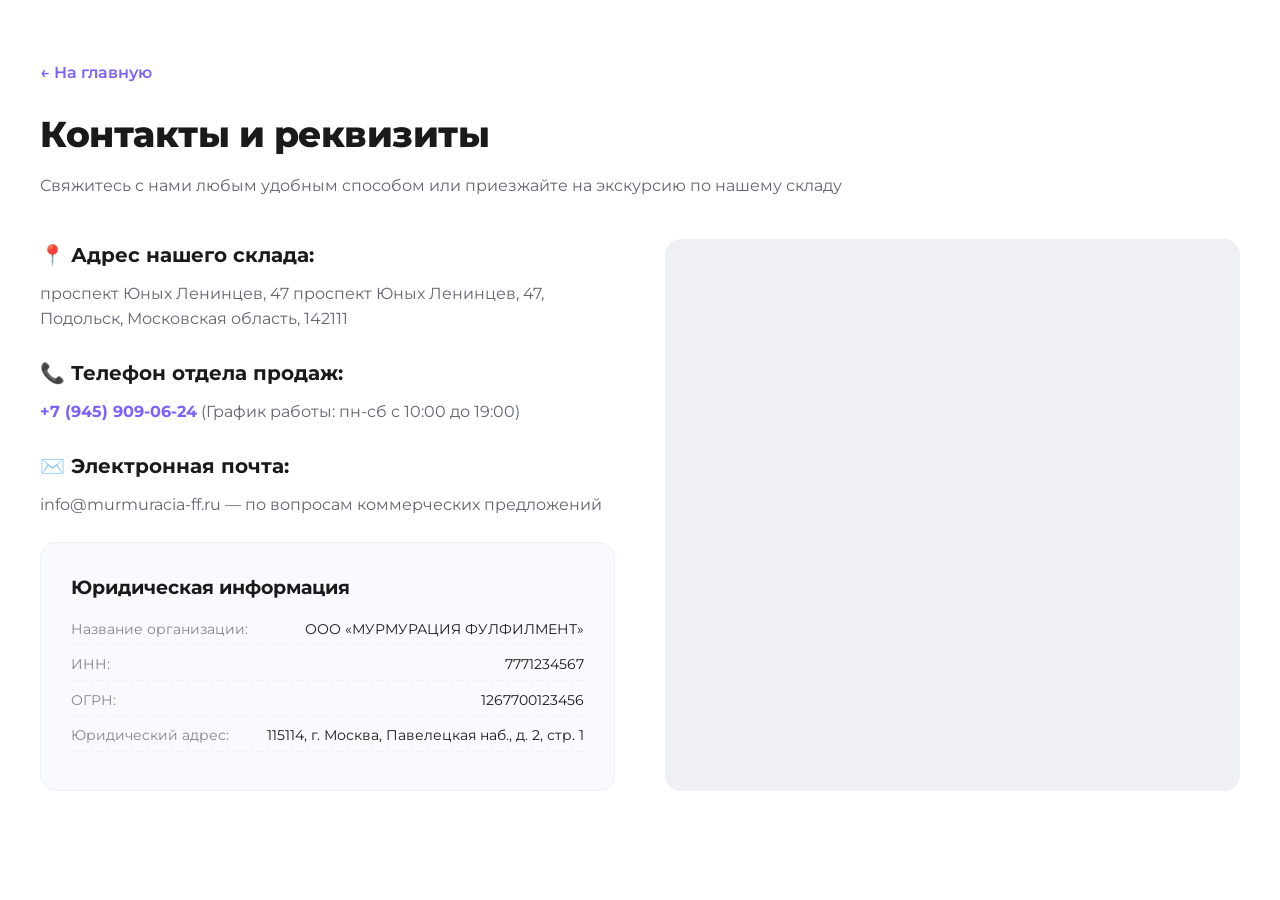
<file: contact.html>
<!doctype html>
<html lang="ru">
  <head>
    <meta charset="UTF-8" />
    <meta name="viewport" content="width=device-width, initial-scale=1.0" />
    <meta name="color-scheme" content="light only" />
    <title>Контакты и реквизиты — Фулфилмент Мурмурация</title>
    <link rel="stylesheet" href="css/main.css" />
    <link rel="icon" type="image/png" href="img/company-logos/icon.png" />
    <link rel="stylesheet" href="css/contact.css" />
  </head>
  <body>
    <div class="wrapper">
      <main class="container contacts-page">
        <a href="./" class="btn-back">← На главную</a>

        <h1 class="section-title" style="text-align: left; margin-bottom: 10px">
          Контакты и реквизиты
        </h1>
        <p style="color: #616571">
          Свяжитесь с нами любым удобным способом или приезжайте на экскурсию по
          нашему складу
        </p>

        <div class="contacts-grid">
          <div class="contact-info-side">
            <div class="contact-info-block">
              <h3>📍 Адрес нашего склада:</h3>
              <p>
                проспект Юных Ленинцев, 47 проспект Юных Ленинцев, 47, Подольск,
                Московская область, 142111
              </p>
            </div>

            <div class="contact-info-block">
              <h3>📞 Телефон отдела продаж:</h3>
              <p>
                <a
                  href="tel:+79459090624"
                  style="font-weight: 700; color: #7b61ff"
                  >+7 (945) 909-06-24</a
                >
                (График работы: пн-сб с 10:00 до 19:00)
              </p>
            </div>

            <div class="contact-info-block">
              <h3>✉️ Электронная почта:</h3>
              <p>
                <a href="mailto:info@murmuracia-ff.ru">info@murmuracia-ff.ru</a>
                — по вопросам коммерческих предложений
              </p>
            </div>

            <!-- ! Не выкладывать пока не поменяю информацию на настоящуюю -->
            <div class="requisites-box">
              <h3>Юридическая информация</h3>
              <ul class="req-list">
                <li>
                  <span>Название организации:</span> ООО «МУРМУРАЦИЯ ФУЛФИЛМЕНТ»
                </li>
                <li><span>ИНН:</span> 7771234567</li>
                <li><span>ОГРН:</span> 1267700123456</li>
                <li>
                  <span>Юридический адрес:</span> 115114, г. Москва, Павелецкая
                  наб., д. 2, стр. 1
                </li>
              </ul>
            </div>
          </div>

          <div class="contact-map-side">
            <div class="map-placeholder">
              <iframe
                src="https://yandex.ru/map-widget/v1/-/CPHtiZzV"
                width="100%"
                height="100%"
                frameborder="0"
                allowfullscreen="true"
                style="position: relative; border: 0"
              >
              </iframe>
            </div>
          </div>
        </div>
      </main>
    </div>
  </body>
</html>
</file>
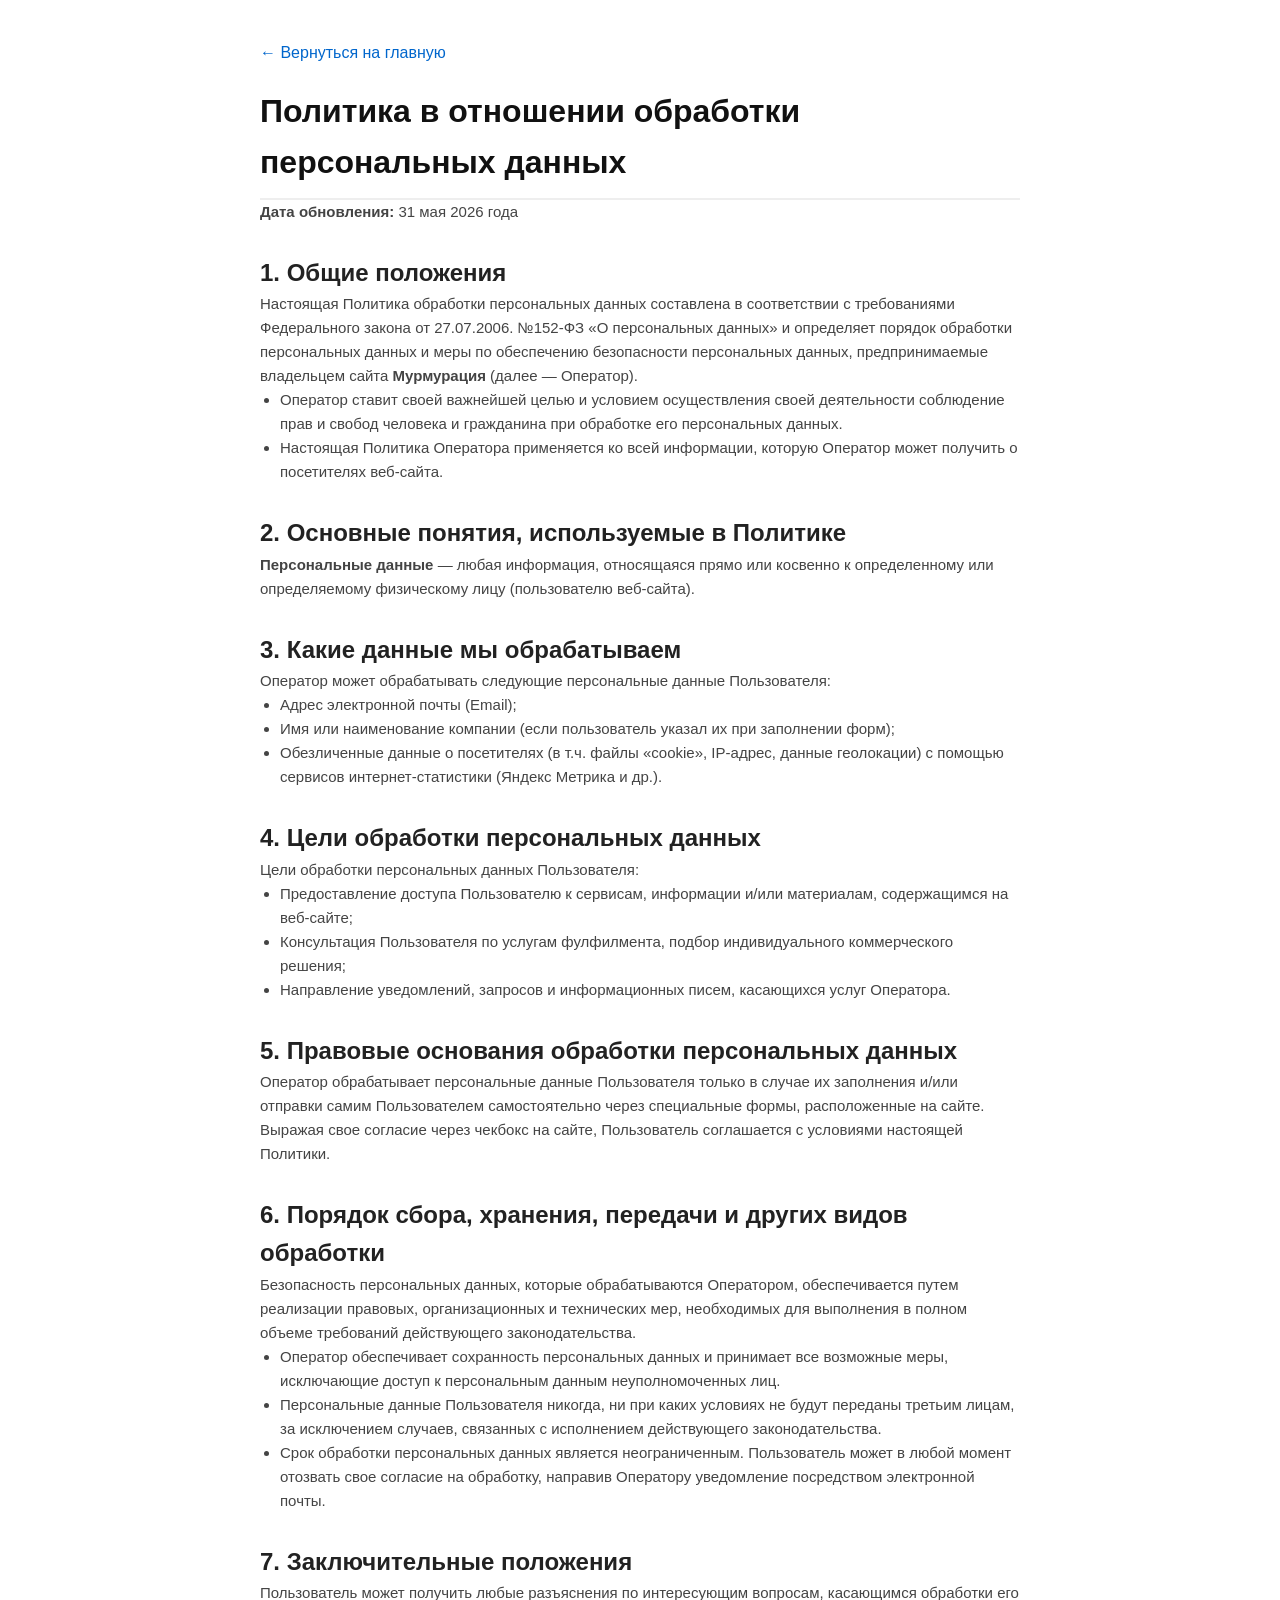
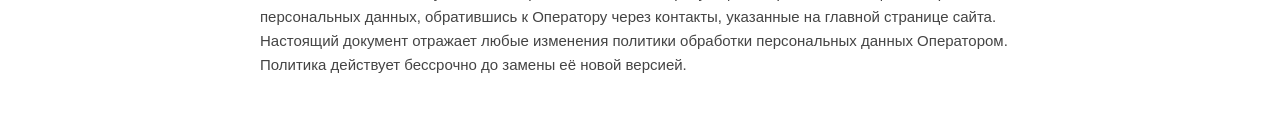
<file: privacy-policy.html>
<!doctype html>
<html lang="ru">
  <head>
    <meta charset="UTF-8" />
    <meta name="viewport" content="width=device-width, initial-scale=1.0" />
    <meta name="color-scheme" content="light only" />
    <title>Политика конфиденциальности — Мурмурация</title>
    <link rel="icon" type="image/png" href="img/company-logos/icon.png" />
    <link rel="stylesheet" href="css/privacy-policy.css" />
  </head>
  <body>
    <a href="index.html" class="back-link">← Вернуться на главную</a>

    <h1>Политика в отношении обработки персональных данных</h1>
    <p><strong>Дата обновления:</strong> 31 мая 2026 года</p>

    <h2>1. Общие положения</h2>
    <p>
      Настоящая Политика обработки персональных данных составлена в соответствии
      с требованиями Федерального закона от 27.07.2006. №152-ФЗ «О персональных
      данных» и определяет порядок обработки персональных данных и меры по
      обеспечению безопасности персональных данных, предпринимаемые владельцем
      сайта <strong>Мурмурация</strong> (далее — Оператор).
    </p>
    <ul>
      <li>
        Оператор ставит своей важнейшей целью и условием осуществления своей
        деятельности соблюдение прав и свобод человека и гражданина при
        обработке его персональных данных.
      </li>
      <li>
        Настоящая Политика Оператора применяется ко всей информации, которую
        Оператор может получить о посетителях веб-сайта.
      </li>
    </ul>

    <h2>2. Основные понятия, используемые в Политике</h2>
    <p>
      <strong>Персональные данные</strong> — любая информация, относящаяся прямо
      или косвенно к определенному или определяемому физическому лицу
      (пользователю веб-сайта).
    </p>

    <h2>3. Какие данные мы обрабатываем</h2>
    <p>
      Оператор может обрабатывать следующие персональные данные Пользователя:
    </p>
    <ul>
      <li>Адрес электронной почты (Email);</li>
      <li>
        Имя или наименование компании (если пользователь указал их при
        заполнении форм);
      </li>
      <li>
        Обезличенные данные о посетителях (в т.ч. файлы «cookie», IP-адрес,
        данные геолокации) с помощью сервисов интернет-статистики (Яндекс
        Метрика и др.).
      </li>
    </ul>

    <h2>4. Цели обработки персональных данных</h2>
    <p>Цели обработки персональных данных Пользователя:</p>
    <ul>
      <li>
        Предоставление доступа Пользователю к сервисам, информации и/или
        материалам, содержащимся на веб-сайте;
      </li>
      <li>
        Консультация Пользователя по услугам фулфилмента, подбор индивидуального
        коммерческого решения;
      </li>
      <li>
        Направление уведомлений, запросов и информационных писем, касающихся
        услуг Оператора.
      </li>
    </ul>

    <h2>5. Правовые основания обработки персональных данных</h2>
    <p>
      Оператор обрабатывает персональные данные Пользователя только в случае их
      заполнения и/или отправки самим Пользователем самостоятельно через
      специальные формы, расположенные на сайте. Выражая свое согласие через
      чекбокс на сайте, Пользователь соглашается с условиями настоящей Политики.
    </p>

    <h2>6. Порядок сбора, хранения, передачи и других видов обработки</h2>
    <p>
      Безопасность персональных данных, которые обрабатываются Оператором,
      обеспечивается путем реализации правовых, организационных и технических
      мер, необходимых для выполнения в полном объеме требований действующего
      законодательства.
    </p>
    <ul>
      <li>
        Оператор обеспечивает сохранность персональных данных и принимает все
        возможные меры, исключающие доступ к персональным данным
        неуполномоченных лиц.
      </li>
      <li>
        Персональные данные Пользователя никогда, ни при каких условиях не будут
        переданы третьим лицам, за исключением случаев, связанных с исполнением
        действующего законодательства.
      </li>
      <li>
        Срок обработки персональных данных является неограниченным. Пользователь
        может в любой момент отозвать свое согласие на обработку, направив
        Оператору уведомление посредством электронной почты.
      </li>
    </ul>

    <h2>7. Заключительные положения</h2>
    <p>
      Пользователь может получить любые разъяснения по интересующим вопросам,
      касающимся обработки его персональных данных, обратившись к Оператору
      через контакты, указанные на главной странице сайта.
    </p>
    <p>
      Настоящий документ отражает любые изменения политики обработки
      персональных данных Оператором. Политика действует бессрочно до замены её
      новой версией.
    </p>
  </body>
</html>
</file>
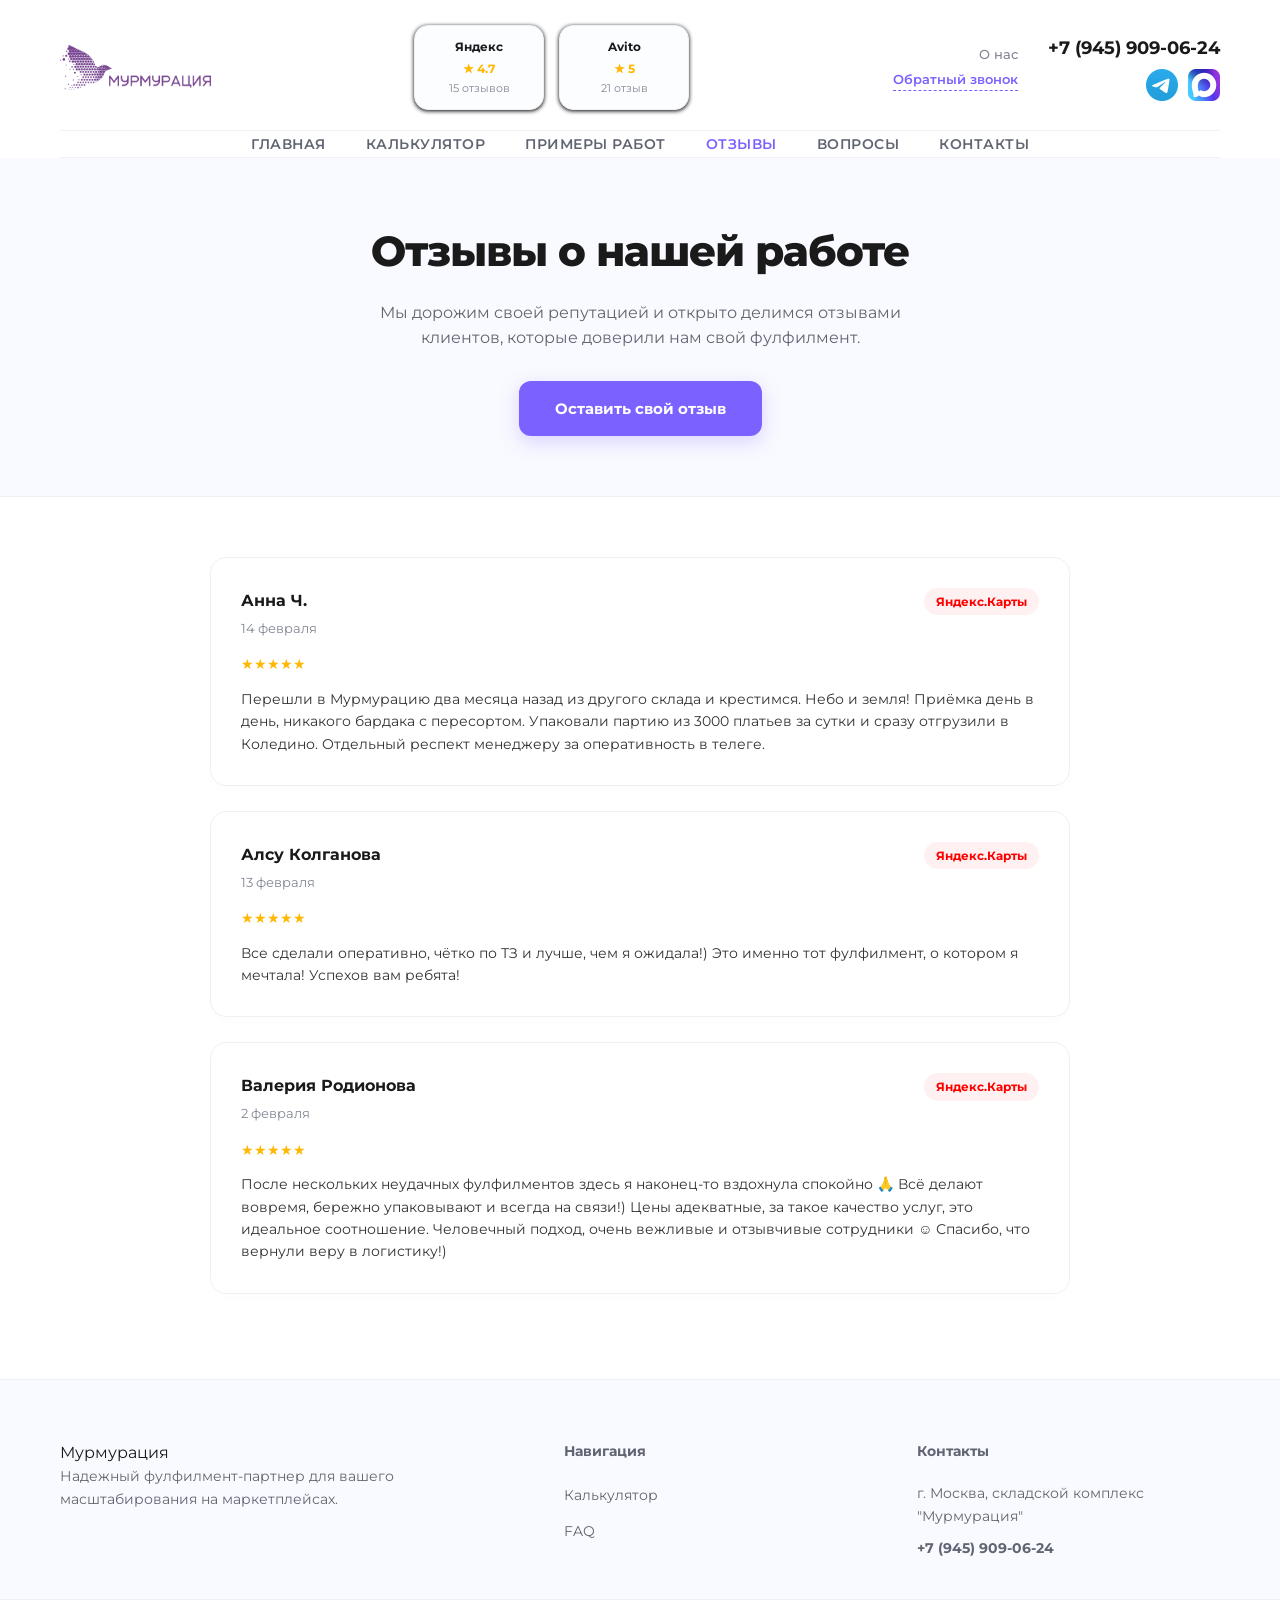
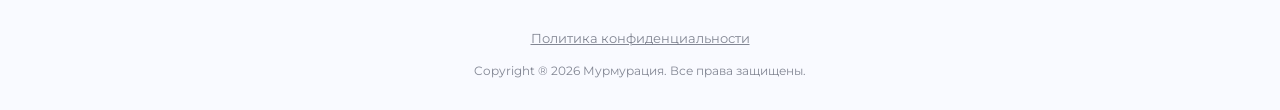
<file: reviews.html>
<!doctype html>
<html lang="ru">
  <head>
    <meta charset="UTF-8" />
    <meta name="viewport" content="width=device-width, initial-scale=1.0" />
    <meta name="color-scheme" content="light only" />
    <title>Отзывы клиентов — Мурмурация</title>
    <link rel="stylesheet" href="css/main.css" />
    <link rel="stylesheet" href="css/components/header.css" />
    <link rel="stylesheet" href="css/reviews.css" />
    <link rel="icon" type="image/png" href="img/company-logos/icon.png" />
  </head>
  <body>
    <div class="wrapper">
      <header class="container">
        <div class="header-top">
          <a href="./" class="logo">
            <img
              src="img/company-logos/logo.png"
              alt="Мурмурация — фулфилмент под ключ"
            />
          </a>

          <div class="rating-widgets">
            <a
              href="https://yandex.ru/maps/-/CPHtiZzV"
              target="_blank"
              class="rating-box yandex-box"
            >
              <span class="box-title">Яндекс</span>
              <span class="rating" id="live-ya-rating">★ 4.7</span>
              <span class="reviews" id="live-ya-reviews">15 отзывов</span>
            </a>
            <a
              href="https://www.avito.ru/brands/3095c1716e81c2f594d4e2ca49f57278"
              target="_blank"
              class="rating-box avito-box"
            >
              <span class="box-title">Avito</span>
              <span class="rating" id="live-avito-rating">★ 5</span>
              <span class="reviews" id="live-avito-reviews">21 отзыв</span>
            </a>
          </div>

          <div class="header-contacts">
            <div class="callback-links">
              <a href="about.html">О нас</a>
              <a href="#call-modal" class="callback-trigger">Обратный звонок</a>
            </div>
            <div class="phone-block">
              <a href="tel:+79459090624" class="phone-number"
                >+7 (945) 909-06-24</a
              >
              <div class="social-icons">
                <a href="#" target="_blank" rel="noopener">
                  <img
                    src="img/social-media/Telegram.png"
                    alt="Написать нам в Telegram"
                  />
                </a>
                <a href="#" target="_blank" rel="noopener">
                  <img
                    src="img/social-media/MAX.png"
                    alt="Написать нам в Макс"
                  />
                </a>
              </div>
            </div>
          </div>
        </div>
        <button
          class="burger-menu-btn"
          onclick="toggleMobileMenu()"
          aria-label="Меню"
        >
          <span></span>
          <span></span>
          <span></span>
        </button>
        <nav class="header-nav">
          <ul>
            <li><a href="./">Главная</a></li>
            <li><a href="./#calculator">Калькулятор</a></li>
            <li><a href="./#examples">Примеры работ</a></li>
            <li class="active"><a href="reviews.html">Отзывы</a></li>
            <li><a href="./#faq">Вопросы</a></li>
            <li><a href="contact.html">Контакты</a></li>
            <li class="mobile-only"><a href="about.html">О нас</a></li>
          </ul>
        </nav>
      </header>

      <main>
        <section class="reviews-hero">
          <div class="container">
            <h1>Отзывы о нашей работе</h1>
            <p>
              Мы дорожим своей репутацией и открыто делимся отзывами клиентов,
              которые доверили нам свой фулфилмент.
            </p>
            <button class="btn-main" onclick="openReviewModal()">
              Оставить свой отзыв
            </button>
          </div>
        </section>

        <section class="container">
          <div class="reviews-container">
            <div class="review-item-card">
              <div class="review-card-header">
                <div class="reviewer-info">
                  <h5>Анна Ч.</h5>
                  <div class="reviewer-meta">14 февраля</div>
                </div>
                <span class="review-source-tag source-yandex"
                  >Яндекс.Карты</span
                >
              </div>
              <div class="review-stars">★★★★★</div>
              <p class="review-text">
                Перешли в Мурмурацию два месяца назад из другого склада и
                крестимся. Небо и земля! Приёмка день в день, никакого бардака с
                пересортом. Упаковали партию из 3000 платьев за сутки и сразу
                отгрузили в Коледино. Отдельный респект менеджеру за
                оперативность в телеге.
              </p>
            </div>

            <div class="review-item-card">
              <div class="review-card-header">
                <div class="reviewer-info">
                  <h5>Алсу Колганова</h5>
                  <div class="reviewer-meta">13 февраля</div>
                </div>
                <span class="review-source-tag source-yandex"
                  >Яндекс.Карты</span
                >
              </div>
              <div class="review-stars">★★★★★</div>
              <p class="review-text">
                Все сделали оперативно, чётко по ТЗ и лучше, чем я ожидала!) Это
                именно тот фулфилмент, о котором я мечтала! Успехов вам ребята!
              </p>
            </div>

            <div class="review-item-card">
              <div class="review-card-header">
                <div class="reviewer-info">
                  <h5>Валерия Родионова</h5>
                  <div class="reviewer-meta">2 февраля</div>
                </div>
                <span class="review-source-tag source-yandex"
                  >Яндекс.Карты</span
                >
              </div>
              <div class="review-stars">★★★★★</div>
              <p class="review-text">
                После нескольких неудачных фулфилментов здесь я наконец-то
                вздохнула спокойно 🙏 Всё делают вовремя, бережно упаковывают и
                всегда на связи!) Цены адекватные, за такое качество услуг, это
                идеальное соотношение. Человечный подход, очень вежливые и
                отзывчивые сотрудники ☺️ Спасибо, что вернули веру в логистику!)
              </p>
            </div>
          </div>
        </section>
      </main>

      <footer>
        <div class="footer-blocks container">
          <div>
            <span class="logo">Мурмурация</span>
            <p>
              Надежный фулфилмент-партнер для вашего масштабирования на
              маркетплейсах.
            </p>
          </div>
          <div>
            <p class="footer-title">Навигация</p>
            <ul>
              <li><a href="./#calculator">Калькулятор</a></li>
              <li><a href="./#faq">FAQ</a></li>
            </ul>
          </div>
          <div>
            <p class="footer-title">Контакты</p>
            <p>г. Москва, складской комплекс "Мурмурация"</p>
            <p class="footer-phone">
              <a href="tel:+79459090624">+7 (945) 909-06-24</a>
            </p>
          </div>
        </div>
        <hr />
        <div
          class="footer-legal"
          style="text-align: center; margin-bottom: 10px"
        >
          <a
            href="privacy-policy.html"
            style="font-size: 13px; color: #828693; text-decoration: underline"
            >Политика конфиденциальности</a
          >
        </div>
        <p class="copyright">
          Copyright ® 2026 Мурмурация. Все права защищены.
        </p>
      </footer>
    </div>

    <script src="JS/reviews.js" defer></script>
  </body>
</html>
</file>
<file: css/main.css>
/* ==========================================================================
   1. БАЗОВЫЕ НАСТРОЙКИ (НЕ ТРОГАТЬ)
   ========================================================================== */
@import url("https://fonts.googleapis.com/css2?family=Montserrat:wght@300;400;500;600;700;800;900&display=swap");

* {
  margin: 0;
  padding: 0;
  box-sizing: border-box;
}

html {
  scroll-behavior: smooth;
}

body {
  font-family: "Montserrat", sans-serif;
  background-color: #ffffff;
  color: #1a1a1a;
  line-height: 1.6;
  -webkit-font-smoothing: antialiased;
}

a {
  text-decoration: none;
  color: inherit;
  transition: all 0.2s ease;
}

img,
video {
  max-width: 100%;
  height: auto;
  display: block;
}

.wrapper {
  overflow: hidden;
  display: flex;
  flex-direction: column;
  min-height: 100vh;
}

.container {
  max-width: 1200px;
  width: 100%;
  margin: 0 auto;
  padding: 0 20px;
}

.section-padding {
  padding: 100px 0;
}

.section-title {
  font-size: 36px;
  font-weight: 800;
  letter-spacing: -0.5px;
  margin-bottom: 50px;
  text-align: center;
}

.grid-3-columns {
  display: grid;
  grid-template-columns: repeat(3, 1fr);
  gap: 30px;
}

/* ==========================================================================
   3. ГЛАВНЫЙ ЭКРАН (HERO)
   ========================================================================== */
.hero-advanced-section {
  width: 100%;
  padding: 60px 0;
  background-color: #ffffff;
}

.hero-layout-wrapper {
  display: flex;
  align-items: center;
  justify-content: space-between;
  gap: 50px;
}

.hero-text-side {
  flex: 0 0 45%;
  max-width: 520px;
}

.hero-tagline {
  font-size: 12px;
  font-weight: 700;
  color: #ff7a50;
  letter-spacing: 1.5px;
  margin-bottom: 20px;
  text-transform: uppercase;
}

.hero-title {
  font-size: 42px;
  font-weight: 800;
  line-height: 1.2;
  margin-bottom: 20px;
  letter-spacing: -1px;
}

.hero-text-p {
  font-size: 15px;
  color: #616571;
  margin-bottom: 30px;
}

.hero-stats {
  display: flex;
  flex-direction: column; /* Выстраиваем фразы строго друг под другом в столбик */
  gap: 12px; /* Аккуратный отступ между строчками */
  margin-bottom: 40px;
  border-left: 3px solid #7b61ff; /* Твоя крутая фиолетовая линия */
  padding-left: 20px;
}

.stat-item-phrase {
  font-size: 18px;
  font-weight: 600; /* Делаем текст выразительным */
  color: #1a1a1a; /* Цвет под твой основной дизайн */
  line-height: 1.3;
}

.stat-item {
  display: flex;
  flex-direction: column;
}

.stat-num {
  font-size: 32px;
  font-weight: 800;
  color: #1a1a1a;
  line-height: 1.2;
}

.stat-desc {
  font-size: 13px;
  color: #828693;
  font-weight: 500;
}

.btn-main {
  background-color: #7b61ff;
  color: #ffffff;
  border: none;
  padding: 18px 36px;
  font-family: "Montserrat", sans-serif;
  font-size: 15px;
  font-weight: 700;
  border-radius: 12px;
  cursor: pointer;
  box-shadow: 0 6px 20px rgba(123, 97, 255, 0.25);
  transition: all 0.2s ease;
}

.btn-main:hover {
  background-color: #5a3edb;
  transform: translateY(-2px);
}

.hero-interactive-side {
  flex: 0 0 50%;
  width: 100%;
}

.map-viewport-clean {
  position: relative;
  width: 100%;
  aspect-ratio: 16 / 9;
  border-radius: 24px;
  overflow: hidden;
  box-shadow: 0 25px 60px rgba(0, 0, 0, 0.12);
  background: #101012;
}

.map-container-clean {
  width: 100%;
  height: 100%;
  position: relative;
}

.map-video-element {
  width: 100%;
  height: 100%;
  object-fit: cover;
  display: block;
}

.map-point {
  position: absolute;
  z-index: 10;
}

.point-trigger {
  width: 36px;
  height: 36px;
  border-radius: 50%;
  background-color: #7b61ff;
  color: #ffffff;
  border: 3px solid #ffffff;
  font-size: 20px;
  font-weight: 700;
  cursor: pointer;
  display: flex;
  align-items: center;
  justify-content: center;
  box-shadow: 0 6px 15px rgba(123, 97, 255, 0.4);
  transition: all 0.2s ease;
}

.point-trigger:hover {
  transform: scale(1.2) rotate(90deg);
  background-color: #ff7a50;
}

/* ==========================================================================
   4. ПОЛНОЭКРАННЫЕ ОКНА (ART OVERLAYS)
   ========================================================================== */
.art-overlay {
  position: fixed;
  top: 0;
  left: 0;
  width: 100%;
  height: 100%;
  background-color: rgba(20, 20, 22, 0.9);
  backdrop-filter: blur(10px);
  display: flex;
  justify-content: center;
  align-items: center;
  z-index: 99999;
  opacity: 0;
  visibility: hidden;
  transition: all 0.3s ease;
}

.art-overlay.is-visible {
  opacity: 1;
  visibility: visible;
}

.art-modal-content {
  position: relative;
  max-width: 90vw;
  max-height: 90vh;
}

.art-modal-content img {
  max-width: 100%;
  max-height: 85vh;
  border-radius: 16px;
  box-shadow: 0 30px 80px rgba(0, 0, 0, 0.5);
  display: block;
  object-fit: contain;
}

.art-modal-close {
  position: absolute;
  top: -55px;
  right: 0;
  background: none;
  border: none;
  color: #ffffff;
  font-size: 45px;
  font-weight: 300;
  cursor: pointer;
  line-height: 1;
  transition: color 0.2s;
}

.art-modal-close:hover {
  color: #ff7a50;
}

/* ==========================================================================
   5. ФИКС ИСПРАВЛЕННОЙ БЕСКОНЕЧНОЙ КАРУСЕЛИ ЛОГОТИПОВ
   ========================================================================== */
.partners-carousel {
  padding: 40px 0;
  border-top: 1px solid #f0f2f5;
  border-bottom: 1px solid #f0f2f5;
  overflow: hidden;
  position: relative;
  width: 100%;

  -webkit-mask-image: linear-gradient(
    to right,
    transparent 0%,
    #000 10%,
    #000 90%,
    transparent 100%
  );
  mask-image: linear-gradient(
    to right,
    transparent 0%,
    #000 10%,
    #000 90%,
    transparent 100%
  );
}

.logos-track {
  display: flex;
  width: max-content;
  align-items: center;
  animation: scrollLinear 30s linear infinite;
}

.logos-group {
  display: flex;
  align-items: center;
  justify-content: space-around;
  gap: 80px;
  padding-right: 80px; /* Стык в стык без наложений */
}

.logos-group a {
  display: flex;
  align-items: center;
  justify-content: center;
  flex-shrink: 0;
  position: relative;
}

.logos-group img {
  height: 32px;
  width: auto;
  object-fit: contain;
  filter: grayscale(100%);
  opacity: 0.3;
  transition:
    filter 0.3s ease,
    opacity 0.3s ease,
    transform 0.3s ease;
}

.logos-group a:hover img {
  filter: grayscale(0%);
  opacity: 1;
  transform: scale(1.08);
}

@keyframes scrollLinear {
  0% {
    transform: translateX(0);
  }
  100% {
    transform: translateX(-50%);
  }
}

/* ==========================================================================
   6. КОММЕРЧЕСКИЕ БЛОКИ (ПРАЙСЫ И ПРИМЕРЫ РАБОТ)
   ========================================================================== */
.work-card {
  background: #ffffff;
  border-radius: 16px;
  overflow: hidden;
  border: 1px solid #eef0f3;
  transition: all 0.3s ease;
}

.work-card img {
  width: 100%;
  height: 220px;
  object-fit: cover;
}

.work-card p {
  padding: 20px;
  font-weight: 600;
  font-size: 14px;
  color: #1a1a1a;
  text-align: center;
}

.work-card:hover {
  transform: translateY(-5px);
  box-shadow: 0 15px 35px rgba(0, 0, 0, 0.05);
}

.service-card {
  background: #fcfdfe;
  border: 1px solid #eef0f3;
  border-radius: 16px;
  padding: 40px 30px;
  transition: all 0.3s ease;
}

.service-icon {
  width: 45px;
  height: 45px;
  margin-bottom: 25px;
}

.service-card h4 {
  font-size: 18px;
  font-weight: 700;
  margin-bottom: 12px;
}

.service-card p {
  font-size: 14px;
  color: #616571;
}

.service-card:hover {
  background: #ffffff;
  border-color: #7b61ff;
  box-shadow: 0 15px 35px rgba(123, 97, 255, 0.05);
}
/* ==========================================================================
   8. ФОРМА ПОДБОРА РЕШЕНИЙ
   ========================================================================== */
.form-banner {
  background: linear-gradient(135deg, #7b61ff 0%, #5a3edb 100%);
  border-radius: 24px;
  padding: 50px 60px;
  display: flex;
  justify-content: space-between;
  align-items: center;
  color: #ffffff;
}

.form-text h3 {
  font-size: 26px;
  font-weight: 800;
  margin-bottom: 8px;
}

.form-fields {
  display: flex;
  gap: 15px;
  width: 50%;
  justify-content: flex-end;
}

.form-fields input {
  width: 100%;
  max-width: 320px;
  padding: 16px 20px;
  border-radius: 12px;
  border: 1px solid rgba(255, 255, 255, 0.3) !important;
  background: rgba(255, 255, 255, 0.1);
  font-family: "Montserrat", sans-serif;
  color: #ffffff;
  font-size: 15px;
  outline: none;
  transition: border-color 0.2s ease;
}

.form-fields input:focus {
  border-color: #ffffff !important;
}

.form-fields input::placeholder {
  color: rgba(255, 255, 255, 0.6);
}

.form-fields button {
  background: #ffffff;
  color: #7b61ff;
  border: none;
  padding: 16px 30px;
  border-radius: 12px;
  font-family: "Montserrat", sans-serif;
  font-weight: 700;
  cursor: pointer;
  white-space: nowrap;
  transition: all 0.2s ease;
}

.form-fields button:hover {
  background: #fff4f0;
  color: #ff7a50;
  transform: translateY(-2px);
}

.privacy-agreement {
  display: flex;
  align-items: center;
  gap: 10px;
  margin-top: 15px;
  font-size: 13px;
  color: rgba(255, 255, 255, 0.85);
  width: 100%;
  max-width: 320px;
  justify-content: flex-start;
  text-align: left;
}

.privacy-agreement input[type="checkbox"] {
  cursor: pointer;
  flex-shrink: 0;
  width: 15px;
  height: 15px;
}

.privacy-agreement label {
  cursor: pointer;
  line-height: 1.3;
}

.privacy-agreement a {
  color: #ffffff;
  text-decoration: underline;
  font-weight: 500;
}

/* ==========================================================================
   9. МОДАЛЬНОЕ ОКНО ОБРАТНОГО ЗВОНКА
   ========================================================================== */
.modal-overlay {
  position: fixed;
  top: 0;
  left: 0;
  width: 100%;
  height: 100%;
  background-color: rgba(0, 0, 0, 0.6);
  backdrop-filter: blur(5px);
  display: flex;
  justify-content: center;
  align-items: center;
  z-index: 99999;
  opacity: 0;
  visibility: hidden;
  transition: all 0.3s ease;
}

.modal-overlay.is-open {
  opacity: 1;
  visibility: visible;
}

.modal-content {
  background-color: #ffffff;
  padding: 40px;
  border-radius: 20px;
  width: 90%;
  max-width: 450px;
  position: relative;
  box-shadow: 0 20px 50px rgba(0, 0, 0, 0.15);
  text-align: center;
}

.modal-content h3 {
  font-size: 24px;
  font-weight: 800;
  margin-bottom: 10px;
  color: #1a1a1a;
}

.modal-content p {
  font-size: 14px;
  color: #616571;
  margin-bottom: 25px;
  line-height: 1.5;
}

.modal-input {
  width: 100%;
  padding: 14px 18px;
  margin-bottom: 15px;
  border: 1px solid #cccccc !important;
  border-radius: 10px;
  box-sizing: border-box;
  font-size: 15px;
  background-color: #fafafa;
  font-family: "Montserrat", sans-serif;
  color: #1a1a1a;
  outline: none;
  transition: all 0.2s ease;
}

.modal-input:focus {
  border-color: #7b61ff !important;
  background-color: #ffffff;
  box-shadow: 0 0 0 4px rgba(123, 97, 255, 0.1);
}

.modal-privacy {
  display: flex !important;
  align-items: flex-start !important;
  gap: 10px !important;
  margin: 5px 0 20px 0 !important;
  text-align: left !important;
}

.modal-privacy input[type="checkbox"] {
  margin-top: 3px !important;
  cursor: pointer;
  flex-shrink: 0 !important;
  width: 15px;
  height: 15px;
}

.modal-privacy label {
  font-size: 13px !important;
  line-height: 1.4 !important;
  color: #616571 !important;
  cursor: pointer;
}

.modal-privacy label a {
  color: #7b61ff;
  text-decoration: underline;
  font-weight: 500;
}

.modal-submit-btn {
  width: 100%;
  padding: 16px;
  background: #7b61ff;
  color: #ffffff;
  border: none;
  border-radius: 12px;
  font-size: 16px;
  font-weight: 700;
  font-family: "Montserrat", sans-serif;
  cursor: pointer;
  box-shadow: 0 5px 15px rgba(123, 97, 255, 0.2);
  transition: background 0.2s ease;
}

.modal-submit-btn:hover {
  background: #6346f0;
}

.modal-close {
  position: absolute;
  top: 15px;
  right: 20px;
  background: none;
  border: none;
  font-size: 32px;
  color: #828693;
  cursor: pointer;
  line-height: 1;
  transition: color 0.2s;
}

.modal-close:hover {
  color: #1a1a1a;
}

/* ==========================================================================
   10. ПЛАШКА КУКИ И ПОДВАЛ (COOKIE BANNER & FOOTER)
   ========================================================================== */
.cookie-banner {
  position: fixed;
  bottom: 20px;
  left: 50%;
  transform: translateX(-50%);
  width: 90%;
  max-width: 600px;
  background-color: #1a1a1c;
  color: #ffffff;
  padding: 15px 25px;
  border-radius: 12px;
  box-shadow: 0 10px 30px rgba(0, 0, 0, 0.3);
  display: flex;
  justify-content: space-between;
  align-items: center;
  gap: 20px;
  z-index: 9999;
  font-size: 13px;
  line-height: 1.4;
}

.cookie-banner a {
  color: #7b61ff;
  text-decoration: underline;
}

.cookie-btn {
  background-color: #7b61ff;
  color: white;
  border: none;
  padding: 10px 20px;
  border-radius: 8px;
  cursor: pointer;
  font-weight: 700;
  font-family: "Montserrat", sans-serif;
  white-space: nowrap;
  transition: background 0.2s;
}

.cookie-btn:hover {
  background-color: #6346f0;
}

footer {
  background: #f9faff;
  border-top: 1px solid #eef0f3;
  padding: 60px 0 30px 0;
  margin-top: auto;
}

.footer-blocks {
  display: grid;
  grid-template-columns: 1.5fr 1fr 1fr;
  gap: 50px;
  margin-bottom: 40px;
}

.footer-title {
  font-size: 16px;
  font-weight: 700;
  margin-bottom: 20px;
}

.footer-blocks p,
.footer-blocks ul li a {
  font-size: 14px;
  color: #616571;
}

.footer-blocks ul {
  list-style: none;
  display: flex;
  flex-direction: column;
  gap: 10px;
}

.footer-blocks ul li a:hover {
  color: #7b61ff;
}

.footer-phone {
  font-size: 18px;
  font-weight: 700;
  color: #1a1a1a;
  margin-top: 10px;
}

footer hr {
  border: none;
  border-top: 1px solid #eef0f3;
  margin-bottom: 25px;
}

.copyright {
  font-size: 12px;
  color: #828693;
  text-align: center;
}

/* ==========================================================================
   ОБНОВЛЕННЫЕ ПЛАШКИ ОТЗЫВОВ ДЛЯ ДЕСКТОПА
   ========================================================================== */
.rating-widgets {
  display: flex;
  gap: 15px;
  align-items: center;
}

.rating-box {
  display: flex;
  flex-direction: column;
  align-items: center;
  justify-content: center;
  text-align: center;
  width: 130px;
  height: 85px;
  border: 1px solid #eef0f3;
  border-radius: 14px;
  background: #fcfdfe;
  font-size: 12px;
  cursor: pointer;
  box-shadow: 0 1px 4px black;
  text-decoration: none;
  color: inherit;
  will-change: transform, box-shadow;
  transition: all 0.25s ease;
}

.rating-box .box-title {
  font-weight: 700;
  color: #1a1a1a;
  margin-bottom: 3px;
}

.rating-box .rating {
  color: #ffb700;
  font-weight: 700;
  margin-bottom: 2px;
}

.rating-box .reviews {
  color: #828693;
  font-size: 11px;
}

.rating-box:hover {
  background: #ffffff;
  border-color: #7b61ff;
  transform: translateY(-5px);
  box-shadow: 0 12px 24px rgba(123, 97, 255, 0.12);
}
/* ==========================================================================
   ИНТЕРАКТИВНЫЙ КАЛЬКУЛЯТОР СТОИМОСТИ
   ========================================================================== */
.calc-wrapper {
  display: flex;
  gap: 40px;
  margin-top: 40px;
  text-align: left;
}

.calc-settings {
  flex: 1.3;
  background: #ffffff;
  border: 1px solid #eef0f3;
  border-radius: 16px;
  padding: 30px;
  box-shadow: 0 4px 20px rgba(0, 0, 0, 0.02);
}

.calc-result-box {
  flex: 0.9;
  background: #f9faff;
  border: 1px solid #eef0f3;
  border-radius: 16px;
  padding: 35px 30px;
  display: flex;
  flex-direction: column;
  justify-content: space-between;
  height: max-content;
  position: sticky;
  top: 100px; /* Чтобы правый блок следовал за экраном при длинном контенте */
}

.calc-group {
  margin-bottom: 30px;
}
.calc-group:last-child {
  margin-bottom: 0;
}

.calc-label {
  display: block;
  font-size: 16px;
  font-weight: 700;
  color: #1a1a1a;
  margin-bottom: 15px;
}

.calc-group-header {
  display: flex;
  justify-content: space-between;
  align-items: center;
  margin-bottom: 10px;
}

.calc-counter-val {
  font-size: 16px;
  font-weight: 800;
  color: #7b61ff;
  background: #f3f0ff;
  padding: 4px 12px;
  border-radius: 20px;
}

/* Переключатели Маркетплейсов */
.marketplace-options {
  display: flex;
  gap: 15px;
}

.market-option {
  flex: 1;
  border: 2px solid #eef0f3;
  border-radius: 10px;
  padding: 14px;
  text-align: center;
  font-weight: 600;
  font-size: 14px;
  cursor: pointer;
  transition: all 0.2s ease;
  color: #616571;
}

.market-option input {
  display: none; /* Скрываем стандартную радио-точку */
}

.market-option:hover {
  border-color: #bfaeff;
}

.market-option.active {
  border-color: #7b61ff;
  background-color: #f3f0ff;
  color: #7b61ff;
}

/* Кастомизация ползунков (Range) */
.calc-range {
  -webkit-appearance: none;
  width: 100%;
  height: 6px;
  background: #eef0f3;
  border-radius: 5px;
  outline: none;
}

.calc-range::-webkit-slider-thumb {
  -webkit-appearance: none;
  width: 20px;
  height: 20px;
  border-radius: 50%;
  background: #7b61ff;
  cursor: pointer;
  transition: transform 0.1s ease;
  box-shadow: 0 2px 6px rgba(123, 97, 255, 0.4);
}

.calc-range::-webkit-slider-thumb:hover {
  transform: scale(1.2);
}

/* Чекбоксы доп. услуг */
.calc-checkboxes {
  display: flex;
  flex-direction: column;
  gap: 15px;
}

.calc-checkbox-item {
  display: flex;
  align-items: center;
  cursor: pointer;
  position: relative;
  font-size: 14px;
  font-weight: 500;
  color: #333ba3;
  color: #333333;
}

.calc-checkbox-item input {
  display: none;
}

.checkbox-custom {
  width: 20px;
  height: 20px;
  border: 2px solid #eef0f3;
  border-radius: 6px;
  margin-right: 12px;
  display: inline-block;
  position: relative;
  background: #fff;
  transition: all 0.2s ease;
}

.calc-checkbox-item input:checked + .checkbox-custom {
  background-color: #7b61ff;
  border-color: #7b61ff;
}

.calc-checkbox-item input:checked + .checkbox-custom::after {
  content: "";
  position: absolute;
  left: 6px;
  top: 2px;
  width: 5px;
  height: 10px;
  border: solid white;
  border-width: 0 2px 2px 0;
  transform: rotate(45deg);
}

/* Стилизация вывода результатов */
.result-title {
  font-size: 20px;
  font-weight: 800;
  color: #1a1a1a;
  margin-bottom: 25px;
  border-bottom: 2px solid #eef0f3;
  padding-bottom: 10px;
}

.result-rows {
  display: flex;
  flex-direction: column;
  gap: 12px;
}

.result-row {
  display: flex;
  justify-content: space-between;
  font-size: 14px;
  color: #616571;
}

.result-row strong {
  color: #1a1a1a;
}

.result-row.discount strong {
  color: #2ecc71; /* Зеленый цвет для отображения скидки */
}

.calc-hr {
  border: 0;
  border-top: 1px dashed #eef0f3;
  margin: 15px 0;
}

.result-total-row {
  display: flex;
  justify-content: space-between;
  align-items: center;
  margin-bottom: 25px;
}

.result-total-row span {
  font-size: 16px;
  font-weight: 700;
  color: #1a1a1a;
}

.total-price {
  font-size: 28px;
  font-weight: 900;
  color: #7b61ff;
}

/* Форма сбора лидов */
.calc-lead-form {
  display: flex;
  flex-direction: column;
  gap: 12px;
}

.calc-input {
  width: 100%;
  padding: 14px 16px;
  border: 1px solid #eef0f3;
  border-radius: 8px;
  font-size: 14px;
  font-family: inherit;
  outline: none;
  transition: border-color 0.2s ease;
}

.calc-input:focus {
  border-color: #7b61ff;
}

.calc-submit-btn {
  width: 100%;
  padding: 15px !important;
  font-size: 15px !important;
  font-weight: 700 !important;
}

.calc-form-note {
  font-size: 11px;
  color: #828693;
  text-align: center;
  line-height: 1.4;
  margin-top: 5px;
}
/* ==========================================================================
   ПОЛНЫЙ РЕФАКТОРИНГ МОБИЛЬНОЙ ВЕРСИИ (Экраны <= 768px)
   ========================================================================== */
/* Адаптив для мобилок: немного уменьшаем шрифт, чтобы на экранах смартфонов всё смотрелось компактно */
/* ==========================================================================
   АДАПТИВ ДЛЯ МОБИЛОК (768px и меньше)
   ========================================================================== */
@media screen and (max-width: 768px) {
  
  /* Базовые контейнеры */
  .container {
    padding-left: 20px !important;
    padding-right: 20px !important;
  }

  /* --- ШАПКА --- */
  .header-top {
    display: flex !important;
    flex-direction: row !important;
    justify-content: space-between;
    align-items: center;
    padding: 15px 0 !important;
  }

  .rating-widgets,
  .callback-links {
    display: none !important;
  }

  /* Бургер и Меню */
  .burger-menu-btn {
    display: flex !important;
    flex-direction: column;
    gap: 4px;
    border: none;
    background: transparent;
    cursor: pointer;
    z-index: 101;
  }
  .burger-menu-btn span {
    width: 25px;
    height: 3px;
    background: #1a1a1a;
    border-radius: 2px;
  }

  .header-nav {
    border: none !important;
    padding: 0 !important;
    position: static !important;
  }

  .header-nav ul {
    display: none;
    position: fixed;
    top: 0;
    left: 0;
    width: 100%;
    height: 100vh;
    background: #ffffff;
    flex-direction: column !important;
    justify-content: center;
    align-items: center;
    gap: 30px !important;
    z-index: 1000;
  }
  .header-nav.open ul {
    display: flex !important;
  }

  /* --- КОНТЕНТ --- */
  .hero-layout-wrapper {
    flex-direction: column-reverse !important;
    gap: 30px !important;
  }
  .hero-title {
    font-size: 28px !important;
    line-height: 1.3 !important;
  }

  .grid-3-columns,
  .footer-blocks,
  .about-stats-grid,
  .about-features-grid {
    grid-template-columns: 1fr !important;
    gap: 20px !important;
  }

  /* --- ФОРМА И КАЛЬКУЛЯТОР --- */
  .form-banner {
    flex-direction: column !important;
    padding: 30px 20px !important;
    gap: 20px !important;
  }
  .form-fields {
    flex-direction: column !important;
    width: 100% !important;
    gap: 15px !important;
  }
  .form-fields input,
  .form-fields button {
    width: 100% !important;
    max-width: 100% !important;
  }

  .privacy-agreement {
    display: flex !important;
    flex-direction: row !important;
    align-items: flex-start !important;
    gap: 10px !important;
    width: 100% !important;
    text-align: left !important;
  }

  .calc-wrapper {
    flex-direction: column !important;
  }
  .calc-result-box {
    position: static !important;
  }
}
</file>
<file: css/components/calculator-FAQ.css>
* {
  box-sizing: border-box; /* Чтобы padding не увеличивал ширину блока */
  margin: 0;
  padding: 0;
}

img {
  max-width: 100%; /* Чтобы картинки не вылезали за пределы экрана */
  height: auto;
}

body {
  overflow-x: hidden; /* Чтобы сайт не скроллился влево-вправо */
}
* {
  box-sizing: border-box; /* Чтобы padding не увеличивал ширину блока */
  margin: 0;
  padding: 0;
}

img {
  max-width: 100%; /* Чтобы картинки не вылезали за пределы экрана */
  height: auto;
}

body {
  overflow-x: hidden; /* Чтобы сайт не скроллился влево-вправо */
}
/* ==========================================================================
   7. СЕКЦИЯ КАЛЬКУЛЯТОРА И FAQ
   ========================================================================== */
.calc-block {
  background: #f9faff;
  border: 1px solid #e8ecff;
  border-radius: 24px;
  padding: 60px 40px;
  text-align: center;
}

.calc-subtitle {
  color: #616571;
  margin-top: -30px;
  margin-bottom: 40px;
}

.calc-placeholder {
  background: #ffffff;
  border: 2px dashed #d2d9ff;
  border-radius: 16px;
  padding: 50px;
  color: #7b61ff;
  font-weight: 600;
}

.faq-list {
  max-width: 800px;
  margin: 0 auto;
  display: flex;
  flex-direction: column;
  gap: 15px;
}

.faq-item {
  border: 1px solid #eef0f3;
  border-radius: 12px;
  background: #ffffff;
  padding: 20px 25px;
  overflow: hidden;
  transition: border-color 0.2s ease;
}

.faq-question {
  font-weight: 700;
  font-size: 16px;
  cursor: pointer;
  color: #1a1a1a;
  display: flex;
  justify-content: space-between;
  align-items: center;
  user-select: none;
}

.faq-toggle-icon {
  font-size: 20px;
  color: #7b61ff;
  font-weight: 400;
  transition: transform 0.3s ease;
  line-height: 1;
}

.faq-answer {
  max-height: 0;
  overflow: hidden;
  transition: max-height 0.3s cubic-bezier(0, 1, 0, 1);
  font-size: 14px;
  color: #616571;
}

.faq-answer p {
  padding-top: 15px;
  margin-top: 10px;
  border-top: 1px solid #f5f7fa;
  line-height: 1.6;
}

.faq-item.is-active {
  border-color: #7b61ff;
}

.faq-item.is-active .faq-answer {
  max-height: 500px;
  transition: max-height 0.3s cubic-bezier(0.9, 0, 0.1, 1);
}

.faq-item.is-active .faq-toggle-icon {
  transform: rotate(45deg);
  color: #ff7a50;
}

/* --- АДАПТАЦИЯ КАЛЬКУЛЯТОРА И FAQ --- */
@media screen and (max-width: 768px) {
  /* Ужимаем отступы калькулятора, чтобы он влез в экран */
  .calc-block {
    padding: 30px 15px !important; /* Уменьшили с 60/40 до 30/15 */
    border-radius: 16px;
  }

  .calc-subtitle {
    margin-top: -15px;
    margin-bottom: 20px;
    font-size: 14px;
  }

  .calc-placeholder {
    padding: 30px 15px; /* Чтобы не выглядело растянуто */
  }

  /* FAQ */
  .faq-list {
    padding: 0 10px; /* Даем чуть больше места для текста */
  }

  .faq-item {
    padding: 15px 20px; /* Чуть компактнее */
  }

  .faq-question {
    font-size: 15px; /* Чуть уменьшаем, чтобы вопрос не съезжал на 3 строки */
  }

  .faq-answer {
    font-size: 13px; /* Текст ответа становится чуть меньше для удобства чтения */
  }
}
</file>
<file: css/components/header.css>
* {
  box-sizing: border-box; /* Чтобы padding не увеличивал ширину блока */
  margin: 0;
  padding: 0;
}

img {
  max-width: 100%; /* Чтобы картинки не вылезали за пределы экрана */
  height: auto;
}

body {
  overflow-x: hidden; /* Чтобы сайт не скроллился влево-вправо */
}
/* ==========================================================================
   2. ШАПКА САЙТА (HEADER)
   ========================================================================== */

html {
  scroll-behavior: smooth;
  scroll-padding-top: 100px; /* Отступ при клике на якоря, чтобы меню не перекрывало заголовки */
}

.header-top {
  display: flex;
  justify-content: space-between;
  align-items: center;
  padding: 25px 0 20px 0;
}

.logo img {
  max-height: 45px;
}

.header-contacts {
  display: flex;
  align-items: center;
  gap: 30px;
}

.callback-links {
  display: flex;
  flex-direction: column;
  align-items: flex-end;
  gap: 4px;
}

.callback-links a {
  font-size: 13px;
  font-weight: 500;
  color: #828693;
}

.callback-links .callback-trigger {
  color: #7b61ff;
  font-weight: 600;
  border-bottom: 1px dashed #7b61ff;
}

.callback-links .callback-trigger:hover {
  color: #5a3edb;
  border-color: transparent;
}

.phone-block {
  display: flex;
  flex-direction: column;
  align-items: flex-end;
  gap: 6px;
}

.phone-number {
  font-size: 18px;
  font-weight: 700;
  color: #1a1a1a;
}

.social-icons {
  display: flex;
  gap: 10px;
}

.social-icons img {
  width: 32px;
  height: auto;
}

/* Бургер по умолчанию скрыт на ПК */
.burger-menu-btn {
  display: none;
}

/* Новые стили для плавающего меню */
.header-nav {
  position: relative; /* В обычном состоянии меню стоит на своем месте */
  top: 0;
  z-index: 999;
  background-color: #ffffff;
  border-top: 1px solid #f0f2f5;
  border-bottom: 1px solid #f0f2f5;
  width: 100%;

  /* Добавляем мягкую анимацию для свойства top, чтобы меню плавно "каталось", а не дергалось */
  transition:
    top 0.4s cubic-bezier(0.25, 1, 0.5, 1),
    box-shadow 0.3s ease;
}

.header-nav.floating {
  position: fixed; /* Меню отрывается от страницы и начинает кататься */
  top: 20px; /* Делаем аккуратный отступ от верхнего края экрана, как на твоем наброске */
  left: 0;
  right: 0;
  max-width: 1200px; /* Ограничиваем его по ширине твоего основного контейнера */
  margin: 0 auto; /* Центрируем по экрану */
  border-radius: 12px; /* Красиво скругляем углы плашки, пока она летает */
  border: 1px solid #eef0f3;
  box-shadow: 0 10px 30px rgba(123, 97, 255, 0.1); /* Легкая фиолетовая тень в цвет твоего бренда */
}

/* Контейнер внутри меню для центрирования элементов */
.header-nav-container {
  display: flex;
  justify-content: center;
  align-items: center;
  padding: 15px 20px;
}

.header-nav ul {
  display: flex;
  list-style: none;
  justify-content: center;
  gap: 40px;
}

.header-nav ul li a {
  font-size: 14px;
  font-weight: 600;
  color: #616571;
  text-transform: uppercase;
  letter-spacing: 0.5px;
}

.header-nav ul li a:hover,
.header-nav ul li.active a {
  color: #7b61ff;
}

@media (min-width: 769px) {
  .mobile-only {
    display: none !important;
  }
}

/* ==========================================================================
   МОБИЛЬНАЯ ВЕРСИЯ
   ========================================================================== */
@media (max-width: 768px) {
  .services img {
    display: block; /* Обязательно, чтобы сработал auto */
    max-width: 50%; /* Твой размер */
    margin: 0 auto; /* 0 — сверху/снизу, auto — слева/справа */
  }

  .mobile-only {
    display: block !important; /* Или display: list-item, если это li */
  }

  .process-flow {
    display: none !important; /* Полностью убирает блок с экрана */
  }

  /* 1. Добавляем "воздух" по бокам, чтобы ничего не липло */
  .header-top {
    padding: 15px !important;
  }

  /* 2. Компактные контакты в одну строку */
  .header-contacts {
    gap: 10px; /* Уменьшаем расстояние между блоками */
    scale: 0.8; /* Немного уменьшаем весь блок контактов, чтобы влез */
    transform-origin: right center; /* Уменьшаем относительно правого края */
  }

  /* Убираем лишние отступы внутри контактов */
  .callback-links {
    gap: 2px;
  }

  .callback-links a {
    font-size: 11px; /* Чуть меньше шрифт */
  }

  .phone-number {
    font-size: 20px; /* Чуть меньше номер */
  }

  /* 3. Бургер оставляем на месте, но он теперь в потоке с контактами */
  .burger-menu-btn {
    display: block !important;
    margin-left: 10px;
    padding: 5px;
  }

  /* 4. Настройка мобильного меню (как и было) */
  .header-nav {
    display: none;
    position: fixed;
    top: 0;
    left: 0;
    width: 100%;
    height: 100%;
    background: #ffffff;
    z-index: 9999;
    flex-direction: column;
    padding-top: 80px;
  }
  /* Бургер */
  .burger-menu-btn {
    display: block !important;
    background: white;
    border: none;
    cursor: pointer;
    padding: 10px;
    border-radius: 8px;
    z-index: 999;
    transition: all 0.3s ease;
  }

  .burger-menu-btn.floating {
    position: fixed;
    top: 20px;
    left: 20px;
    box-shadow: 0 4px 12px rgba(0, 0, 0, 0.15);
    z-index: 9999;
  }

  .burger-menu-btn span {
    display: block;
    width: 25px;
    height: 3px;
    background: #1a1a1a;
    margin: 5px 0;
  }

  /* Мобильное меню */
  .header-nav {
    display: none;
    position: fixed;
    top: 0;
    left: 0;
    width: 100%;
    height: 100%;
    background: #ffffff;
    z-index: 9999;
    flex-direction: column;
    padding-top: 80px;
  }

  .header-nav.open {
    display: flex !important;
  }

  .header-nav-container {
    flex-direction: column;
    gap: 30px;
  }

  .header-nav ul {
    flex-direction: column;
    align-items: center;
    gap: 25px;
  }

  .header-nav ul li a {
    font-size: 20px;
  }

  /* Крестик */
  .close-menu-btn {
    display: none !important;
    position: absolute;
    top: 20px;
    right: 20px;
    font-size: 40px;
    background: none;
    border: none;
    cursor: pointer;
    z-index: 10000;
  }

  .header-nav.open .close-menu-btn {
    display: block !important;
  }
  .burger-menu-btn {
    display: block !important;
    position: relative; /* Чтобы она была в потоке, пока не скроллишь */
    z-index: 10002 !important; /* Ставим выше всего (меню у нас 9999) */
  }

  /* Если меню открыто, бургер все равно должен быть виден */
  .header-nav.open ~ .burger-menu-btn {
    display: block !important;
  }
}
</file>
<file: css/components/slider.css>
* {
  box-sizing: border-box; /* Чтобы padding не увеличивал ширину блока */
  margin: 0;
  padding: 0;
}

img {
  max-width: 100%; /* Чтобы картинки не вылезали за пределы экрана */
  height: auto;
}

body {
  overflow-x: hidden; /* Чтобы сайт не скроллился влево-вправо */
}
/* ==========================================================================
   СЛАЙДЕРЫ ДО / ПОСЛЕ (BEFORE-AFTER SLIDER)
   ========================================================================== */
/* 1. Жестко фиксируем контейнеры слайдера */
.before-after-slider {
  position: relative;
  width: 100%;
  height: 280px; /* Убедись, что высота зафиксирована */
  overflow: hidden;
  border-radius: 12px;
}

/* 2. Обеспечиваем наложение друг на друга */
.slider-img {
  position: absolute;
  top: 0;
  left: 0;
  width: 100%;
  height: 100%;
}

.img-before {
  z-index: 2;
  width: 50%; /* Стартовое положение */
  overflow: hidden;
  /* Важно: не даем содержимому "плыть" */
}

/* 3. Самое главное: жестко фиксируем картинку внутри */
.slider-img img {
  width: 100%; /* Занимает 100% от слайдера (280px) */
  height: 100%;
  object-fit: cover;
  object-position: center; /* Центрируем, чтобы не дергалось */
  position: absolute; /* Отрываем от потока, чтобы не растягивала контейнер */
  top: 0;
  left: 0;
  display: block;
  /* Если картинки "съезжают", добавь это: */
  max-width: none;
}
/* Основной контейнер */
.before-after-slider {
  position: relative;
  width: 100%;
  height: 280px;
  border-radius: 12px;
  overflow: hidden;
  box-shadow: 0 4px 15px rgba(0, 0, 0, 0.05);
  background-color: #eee;
}

/* Слой картинки */
.slider-img {
  position: absolute;
  top: 0;
  left: 0;
  width: 100%;
  height: 100%;
  /* Это самое важное: картинка не должна менять размер */
  overflow: hidden;
}

/* Картинка внутри слоя */
.slider-img img {
  width: 100%;
  height: 100%;
  object-fit: cover;
  object-position: center; /* Центрируем, чтобы не прыгало */
  display: block;
}

/* Слой ДО (обрезается) */
.img-before {
  z-index: 2;
  width: 50%; /* JS управляет этим */
  height: 100%;
  position: absolute;
  top: 0;
  left: 0;
  overflow: hidden;
}

/* Слой ПОСЛЕ (всегда виден) */
.img-after {
  z-index: 1;
  width: 100%;
}

/* Линия-разделитель */
.slider-line {
  position: absolute;
  top: 0;
  bottom: 0;
  left: 50%; /* JS управляет этим */
  width: 3px;
  background-color: #fff;
  z-index: 10;
  pointer-events: none;
}

/* Кнопка */
.slider-button {
  position: absolute;
  top: 50%;
  left: 50%;
  transform: translate(-50%, -50%);
  width: 36px;
  height: 36px;
  background-color: #7b61ff;
  border: 3px solid #fff;
  border-radius: 50%;
  display: flex;
  align-items: center;
  justify-content: center;
  box-shadow: 0 4px 10px rgba(0, 0, 0, 0.2);
  z-index: 11;
}

/* Ползунок */
.slider-range {
  position: absolute;
  top: 0;
  left: 0;
  width: 100%;
  height: 100%;
  opacity: 0;
  cursor: ew-resize;
  z-index: 20;
  margin: 0;
}

/* Плашки (фиксируем, чтобы не прыгали) */
.slider-badge {
  position: absolute;
  top: 15px;
  padding: 4px 10px;
  font-size: 11px;
  font-weight: 700;
  text-transform: uppercase;
  border-radius: 4px;
  color: #fff;
  z-index: 5;
}
.badge-before {
  left: 15px;
  background: rgba(235, 87, 87, 0.85);
}
.badge-after {
  right: 15px;
  background: rgba(46, 204, 113, 0.85);
}

/* --- АДАПТАЦИЯ СЛАЙДЕРА ДО/ПОСЛЕ --- */
@media screen and (max-width: 768px) {
  .slider-range {
    /* Делаем зону нажатия шире, чем сам ползунок */
    padding: 20px 0;
    /* Это позволит пальцу легче "цеплять" ползунок */
  }

  /* Добавим эффект при нажатии, чтобы пользователь понимал, что он попал */
  .slider-range:active + .slider-button {
    transform: translate(-50%, -50%) scale(1.2);
    transition: transform 0.2s;
  }
}
.before-after-slider {
  height: 200px; /* Уменьшаем высоту для мобилок, чтобы картинка не сплющивалась */
}

/* Чтобы картинки внутри не искажались */
.slider-img img {
  object-fit: cover;
  object-position: center;
}

/* Уменьшаем размер кнопки на мобилке, чтобы не закрывала пол-экрана */
.slider-button {
  width: 30px;
  height: 30px;
  border-width: 2px;
}

/* Плашки делаем поменьше */
.slider-badge {
  top: 10px;
  padding: 2px 6px;
  font-size: 9px;
}
</file>
<file: css/about.css>
* {
  box-sizing: border-box; /* Чтобы padding не увеличивал ширину блока */
  margin: 0;
  padding: 0;
}

img {
  max-width: 100%; /* Чтобы картинки не вылезали за пределы экрана */
  height: auto;
}

body {
  overflow-x: hidden; /* Чтобы сайт не скроллился влево-вправо */
}

.about-hero {
  background: #f9faff;
  padding: 60px 0;
  text-align: center;
  border-bottom: 1px solid #eef0f3;
}
.about-hero h1 {
  font-size: 42px;
  font-weight: 800;
  margin-bottom: 15px;
  letter-spacing: -1px;
  color: #1a1a1a;
}
.about-hero p {
  color: #616571;
  font-size: 16px;
  max-width: 650px;
  margin: 0 auto;
  line-height: 1.6;
}

/* Основной контейнер контента */
.about-container {
  max-width: 1000px;
  margin: 0 auto;
  padding: 60px 20px;
}

/* Блок с текстом об истории/миссии */
.about-story-block {
  background: #ffffff;
  border: 1px solid #eef0f3;
  border-radius: 16px;
  padding: 40px;
  margin-bottom: 40px;
  box-shadow: 0 4px 15px rgba(0, 0, 0, 0.01);
}
.about-story-block h3 {
  font-size: 24px;
  font-weight: 700;
  margin-bottom: 20px;
  color: #1a1a1a;
}
.about-story-block p {
  font-size: 15px;
  color: #333333;
  line-height: 1.7;
  margin-bottom: 15px;
}
.about-story-block p:last-child {
  margin-bottom: 0;
}

/* Сетка с цифрами/достижениями */
.about-stats-grid {
  display: grid;
  grid-template-columns: repeat(auto-fit, minmax(220px, 1fr));
  gap: 20px;
  margin-bottom: 40px;
}
.stat-card {
  background: #ffffff;
  border: 1px solid #eef0f3;
  border-radius: 16px;
  padding: 25px;
  text-align: center;
  box-shadow: 0 4px 15px rgba(0, 0, 0, 0.01);
}
.stat-number {
  font-size: 36px;
  font-weight: 800;
  color: #7b61ff; /* Твой фирменный фиолетовый */
  margin-bottom: 8px;
}
.stat-label {
  font-size: 14px;
  color: #616571;
  font-weight: 500;
  line-height: 1.4;
}

/* Блок с нашими ценностями/преимуществами */
.about-features-section h3 {
  font-size: 24px;
  font-weight: 700;
  margin-bottom: 25px;
  text-align: center;
  color: #1a1a1a;
}
.about-features-grid {
  display: grid;
  grid-template-columns: repeat(auto-fit, minmax(280px, 1fr));
  gap: 25px;
}
.feature-card {
  background: #ffffff;
  border: 1px solid #eef0f3;
  border-radius: 16px;
  padding: 30px;
  position: relative;
  overflow: hidden;
}
.feature-card::before {
  content: "";
  position: absolute;
  top: 0;
  left: 0;
  width: 4px;
  height: 100%;
  background: #7b61ff;
}
.feature-card h5 {
  font-size: 16px;
  font-weight: 700;
  color: #1a1a1a;
  margin-bottom: 12px;
}
.feature-card p {
  font-size: 14px;
  color: #616571;
  line-height: 1.6;
}
</file>
<file: css/contact.css>
* {
  box-sizing: border-box; /* Чтобы padding не увеличивал ширину блока */
  margin: 0;
  padding: 0;
}

img {
  max-width: 100%; /* Чтобы картинки не вылезали за пределы экрана */
  height: auto;
}

body {
  overflow-x: hidden; /* Чтобы сайт не скроллился влево-вправо */
}
/* Быстрые стили конкретно для этой страницы, чтобы не забивать основной CSS */
.contacts-page {
  padding: 60px 0;
}
.contacts-grid {
  display: grid;
  grid-template-columns: 1fr 1fr;
  gap: 50px;
  margin-top: 40px;
}
.contact-info-block h3 {
  font-size: 20px;
  font-weight: 700;
  margin-bottom: 10px;
  color: #1a1a1a;
}
.contact-info-block p {
  font-size: 16px;
  color: #616571;
  margin-bottom: 25px;
}
.requisites-box {
  background: #f9faff;
  border: 1px solid #eef0f3;
  border-radius: 16px;
  padding: 30px;
}
.requisites-box h3 {
  margin-bottom: 15px;
}
.req-list {
  list-style: none;
}
.req-list li {
  font-size: 14px;
  color: #1a1a1a;
  margin-bottom: 8px;
  display: flex;
  justify-content: space-between;
  border-bottom: 1px dashed #eef0f3;
  padding-bottom: 4px;
}
.req-list li span {
  color: #828693;
}
.map-placeholder {
  width: 100%;
  height: 100%;
  min-height: 350px;
  background: #eef0f3;
  border-radius: 16px;
  overflow: hidden;
}
.btn-back {
  display: inline-block;
  margin-bottom: 20px;
  color: #7b61ff;
  font-weight: 600;
}
</file>
<file: css/privacy-policy.css>
* {
  box-sizing: border-box; /* Чтобы padding не увеличивал ширину блока */
  margin: 0;
  padding: 0;
}

img {
  max-width: 100%; /* Чтобы картинки не вылезали за пределы экрана */
  height: auto;
}

body {
  overflow-x: hidden; /* Чтобы сайт не скроллился влево-вправо */
}
body {
  font-family: Arial, sans-serif;
  line-height: 1.6;
  color: #333;
  max-width: 800px;
  margin: 0 auto;
  padding: 40px 20px;
}
h1 {
  color: #111;
  border-bottom: 2px solid #eee;
  padding-bottom: 10px;
}
h2 {
  color: #222;
  margin-top: 30px;
}
ul {
  padding-left: 20px;
}
p,
li {
  font-size: 15px;
  color: #444;
}
.back-link {
  display: inline-block;
  margin-bottom: 20px;
  color: #0066cc;
  text-decoration: none;
}
.back-link:hover {
  text-decoration: underline;
}
</file>
<file: css/reviews.css>
* {
  box-sizing: border-box; /* Чтобы padding не увеличивал ширину блока */
  margin: 0;
  padding: 0;
}

img {
  max-width: 100%; /* Чтобы картинки не вылезали за пределы экрана */
  height: auto;
}

body {
  overflow-x: hidden; /* Чтобы сайт не скроллился влево-вправо */
}
.reviews-hero {
  background: #f9faff;
  padding: 60px 0;
  text-align: center;
  border-bottom: 1px solid #eef0f3;
}
.reviews-hero h1 {
  font-size: 42px;
  font-weight: 800;
  margin-bottom: 15px;
  letter-spacing: -1px;
}
.reviews-hero p {
  color: #616571;
  font-size: 16px;
  max-width: 600px;
  margin: 0 auto 30px auto;
}

/* Контейнер для списка отзывов */
.reviews-container {
  max-width: 900px;
  margin: 0 auto;
  padding: 60px 20px;
}

/* Карточка отзыва */
.review-item-card {
  background: #ffffff;
  border: 1px solid #eef0f3;
  border-radius: 16px;
  padding: 30px;
  margin-bottom: 25px;
  box-shadow: 0 4px 15px rgba(0, 0, 0, 0.01);
  transition:
    transform 0.2s ease,
    box-shadow 0.2s ease;
}
.review-item-card:hover {
  transform: translateY(-2px);
  box-shadow: 0 10px 25px rgba(0, 0, 0, 0.03);
}

/* Шапка карточки отзыва */
.review-card-header {
  display: flex;
  justify-content: space-between;
  align-items: flex-start;
  margin-bottom: 15px;
}
.reviewer-info h5 {
  font-size: 16px;
  font-weight: 700;
  color: #1a1a1a;
  margin-bottom: 4px;
}
.reviewer-meta {
  font-size: 13px;
  color: #828693;
}

/* Метка источника отзыва (Яндекс, Авито, Сайт) */
.review-source-tag {
  font-size: 12px;
  font-weight: 700;
  padding: 4px 12px;
  border-radius: 20px;
}
.source-yandex {
  background: #fff1f1;
  color: #ff0000;
}
.source-avito {
  background: #f0f7ff;
  color: #00aaff;
}
.source-site {
  background: #f3f0ff;
  color: #7b61ff;
}

/* Звездочки */
.review-stars {
  color: #ffb700;
  font-size: 14px;
  margin-bottom: 12px;
}

/* Текст отзыва */
.review-text {
  font-size: 14px;
  color: #333333;
  line-height: 1.6;
}
</file>
